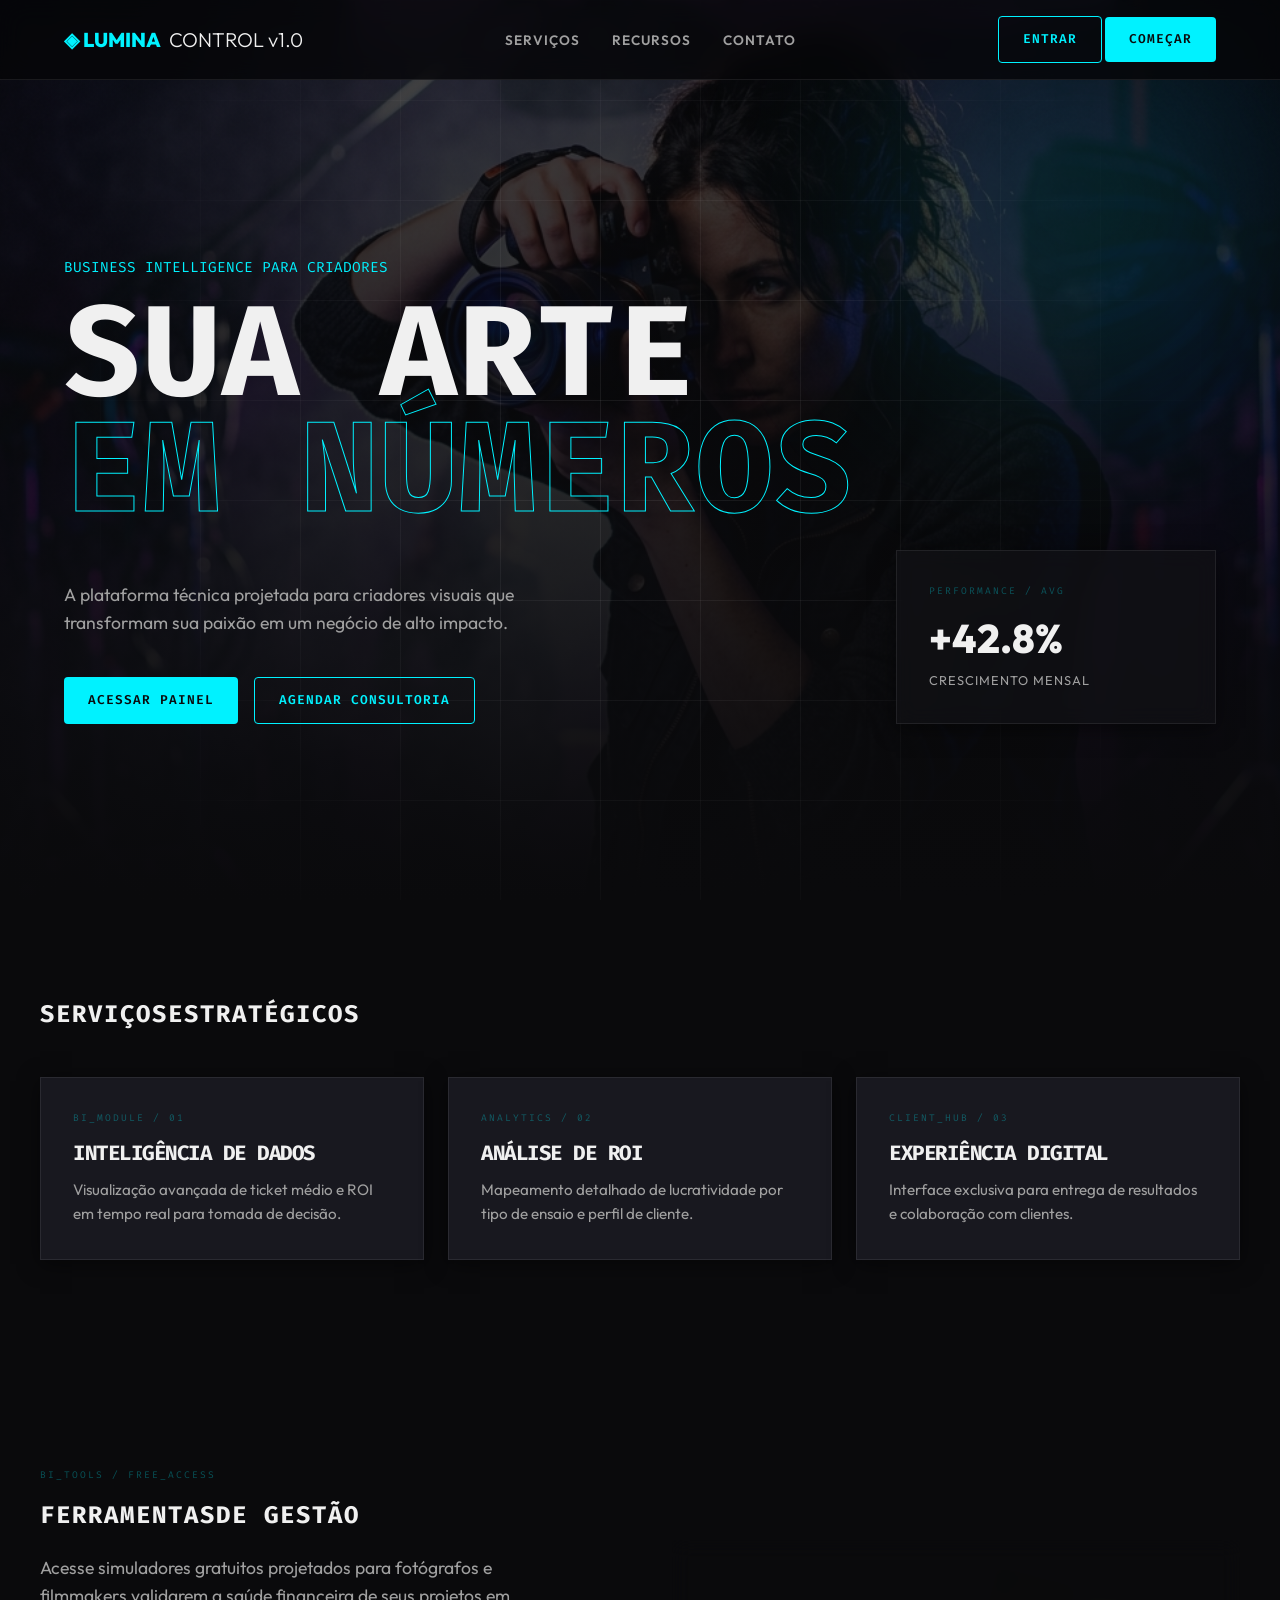
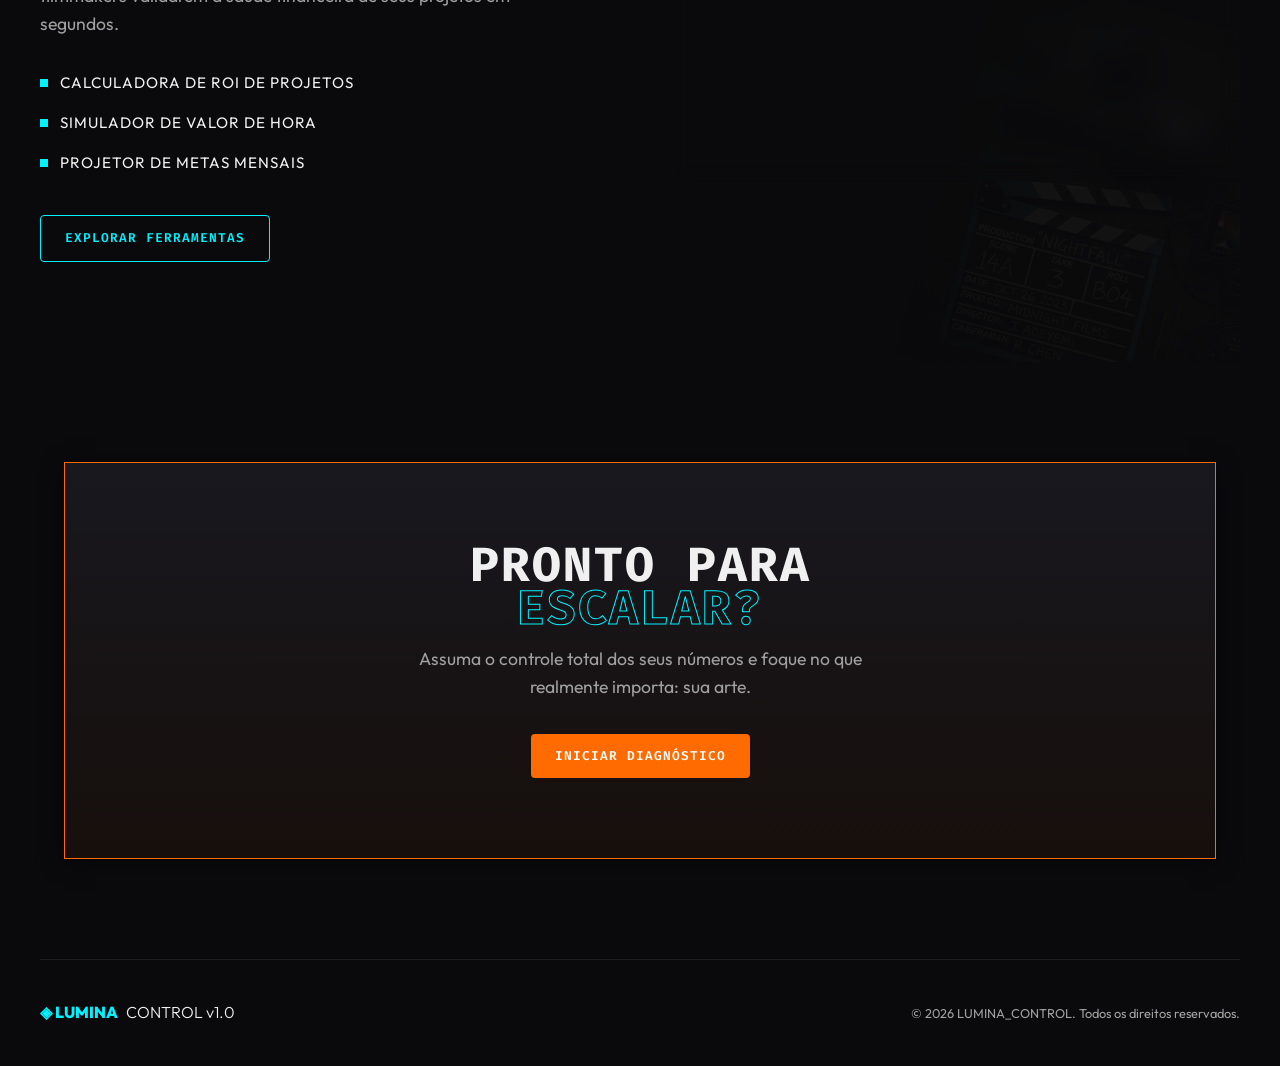
<file: index.html>
<!DOCTYPE html>
<html lang="pt-br">

<head>
    <meta charset="UTF-8">
    <meta name="viewport" content="width=device-width, initial-scale=1.0">
    <meta name="description"
        content="Lumina Control - Plataforma de Business Intelligence para Fotógrafos e Filmmakers Profissionais">
    <title>Lumina Control | Inteligência para Criadores Visuais</title>
    <link rel="stylesheet" href="index.css">
</head>

<body id="top">

    <!-- Link de acessibilidade para usuários de teclado -->
    <a href="#inicio" class="skip-link">Pular para o conteúdo</a>

    <!-- Elementos visuais de fundo (Grid e Brilho) -->
    <div class="bg-grid"></div>
    <div class="bg-glow"></div>

    <!-- ─── Barra de Navegação (Navbar) ─── -->
    <nav class="nav-bar" id="navbar" aria-label="Navegação Principal">
        <div class="container nav-inner">
            <a href="#top" class="logo" aria-label="Lumina Control Home">
                ◈ LUMINA<span>CONTROL v1.0</span>
            </a>
            <!-- Links de ancoragem para navegação interna -->
            <ul class="nav-links">
                <li><a href="#servicos">Serviços</a></li>
                <li><a href="recursos.html">Recursos</a></li>
                <li><a href="#contato">Contato</a></li>
            </ul>
            <!-- Ações principais: Login e Registro -->
            <div class="nav-actions">
                <a href="login.html" class="btn btn-outline">Entrar</a>
                <a href="login.html" class="btn btn-primary">Começar</a>
            </div>
        </div>
    </nav>

    <!-- ─── Seção Hero: Impacto Inicial e Proposta de Valor ─── -->
    <section class="hero" id="inicio">
        <!-- Imagem de fundo imersiva -->
        <div class="hero-bg-wrap">
            <div class="hero-image-overlay"></div>
            <img src="img/hero.png" alt="Lumina Control Hero" class="hero-main-img">
        </div>

        <!-- Sistema de Partículas Dinâmico -->
        <div class="particles-container" id="particles"></div>

        <div class="container hero-content">
            <span class="hero-label reveal">BUSINESS INTELLIGENCE PARA CRIADORES</span>
            <h1 class="hero-title reveal">
                SUA ARTE<span>EM NÚMEROS</span>
            </h1>

            <div class="hero-grid">
                <!-- Descrição e CTAs Principais -->
                <div class="reveal" style="transition-delay: 0.2s;">
                    <p class="hero-desc">
                        A plataforma técnica projetada para criadores visuais
                        que transformam sua paixão em um <span class="text-primary">negócio de alto impacto</span>.
                    </p>
                    <div class="hero-actions">
                        <a href="login.html" class="btn btn-primary">Acessar Painel</a>
                        <a href="agendamento.html" class="btn btn-outline">Agendar Consultoria</a>
                    </div>
                </div>

                <!-- Card de demonstração de performance -->
                <div class="reveal" style="transition-delay: 0.4s;">
                    <div class="card" style="max-width: 320px; margin-left: auto; background: rgba(18, 18, 22, 0.7); backdrop-filter: blur(10px);">
                        <div class="decorative-meta" style="margin-bottom: 8px;">Performance / Avg</div>
                        <div style="font-size: 2.5rem; font-weight: 800;" class="text-primary">+42.8%</div>
                        <div class="text-xs uppercase text-muted">Crescimento Mensal</div>
                    </div>
                </div>
            </div>
        </div>
    </section>

    <!-- ─── Seção de Serviços: Módulos do Sistema ─── -->
    <section class="section container" id="servicos">
        <div class="reveal">
            <h2 class="section-title" style="margin-bottom: 48px;">Serviços<span>Estratégicos</span></h2>
        </div>

        <div class="dashboard-grid"
            style="display: grid; grid-template-columns: repeat(auto-fit, minmax(300px, 1fr)); gap: 24px;">
            <!-- Card 1: Inteligência -->
            <div class="card reveal" style="transition-delay: 0.1s;">
                <div class="decorative-meta" style="margin-bottom: 16px;">BI_MODULE / 01</div>
                <h3>Inteligência de Dados</h3>
                <p class="text-sm text-muted" style="margin-top: 12px;">Visualização avançada de ticket médio e ROI em
                    tempo real para tomada de decisão.</p>
            </div>
            <!-- Card 2: ROI -->
            <div class="card reveal" style="transition-delay: 0.2s;">
                <div class="decorative-meta" style="margin-bottom: 16px;">ANALYTICS / 02</div>
                <h3>Análise de ROI</h3>
                <p class="text-sm text-muted" style="margin-top: 12px;">Mapeamento detalhado de lucratividade por tipo
                    de ensaio e perfil de cliente.</p>
            </div>
            <!-- Card 3: Experiência -->
            <div class="card reveal" style="transition-delay: 0.3s;">
                <div class="decorative-meta" style="margin-bottom: 16px;">CLIENT_HUB / 03</div>
                <h3>Experiência Digital</h3>
                <p class="text-sm text-muted" style="margin-top: 12px;">Interface exclusiva para entrega de resultados e
                    colaboração com clientes.</p>
            </div>
        </div>
    </section>

    <!-- ─── Seção de Recursos: Ferramentas Gratuitas ─── -->
    <section class="section container" id="recursos" style="position: relative; overflow: hidden;">
        <!-- Imagem decorativa de fundo (Gear) -->
        <img src="img/gear.png" alt="" class="bg-decoration-img" style="position: absolute; right: -100px; bottom: -50px; width: 400px; opacity: 0.05; pointer-events: none; transform: rotate(15deg);">

        <div style="display: grid; grid-template-columns: 1fr 1fr; gap: 64px; align-items: center; position: relative; z-index: 2;">
            <div class="reveal">
                <span class="decorative-meta">BI_TOOLS / FREE_ACCESS</span>
                <h2 class="section-title" style="margin-top: 16px;">Ferramentas<span>de Gestão</span></h2>
                <p class="hero-desc" style="margin-top: 24px;">
                    Acesse simuladores gratuitos projetados para fotógrafos e filmmakers validarem a saúde financeira de
                    seus projetos em segundos.
                </p>
                <!-- Lista de ferramentas com marcadores técnicos -->
                <div style="margin-top: 32px; display: flex; flex-direction: column; gap: 16px;">
                    <div style="display: flex; gap: 12px; align-items: center;">
                        <div style="width: 8px; height: 8px; background: var(--primary);"></div>
                        <span class="text-sm uppercase">Calculadora de ROI de Projetos</span>
                    </div>
                    <div style="display: flex; gap: 12px; align-items: center;">
                        <div style="width: 8px; height: 8px; background: var(--primary);"></div>
                        <span class="text-sm uppercase">Simulador de Valor de Hora</span>
                    </div>
                    <div style="display: flex; gap: 12px; align-items: center;">
                        <div style="width: 8px; height: 8px; background: var(--primary);"></div>
                        <span class="text-sm uppercase">Projetor de Metas Mensais</span>
                    </div>
                </div>
                <a href="recursos.html" class="btn btn-outline" style="margin-top: 40px;">Explorar Ferramentas</a>
            </div>

            <!-- Preview Visual de uma métrica de BI -->
            <div class="reveal" style="transition-delay: 0.2s;">
                <div class="card"
                    style="border-color: var(--primary-dim); background: linear-gradient(135deg, rgba(24, 24, 31, 0.8) 0%, rgba(26, 26, 36, 0.9) 100%); backdrop-filter: blur(10px);">
                    <div class="decorative-meta" style="margin-bottom: 16px;">BI_PREVIEW / PROJECT_ALPHA</div>
                    <div
                        style="display: flex; justify-content: space-between; align-items: flex-end; margin-bottom: 24px;">
                        <div>
                            <div class="text-xs uppercase text-muted">ROI Estimado</div>
                            <div style="font-size: 2.5rem; font-weight: 800; color: var(--primary);">+124%</div>
                        </div>
                        <div style="text-align: right;">
                            <div class="text-xs uppercase text-muted">Status</div>
                            <div class="text-xs uppercase" style="color: #44ff88;">Alta Rentabilidade</div>
                        </div>
                    </div>
                    <!-- Barra de progresso customizada -->
                    <div style="height: 4px; width: 100%; background: var(--border); position: relative;">
                        <div
                            style="position: absolute; left: 0; top: 0; height: 100%; width: 75%; background: var(--primary);">
                        </div>
                    </div>
                    <div class="text-xs text-muted" style="margin-top: 12px; text-align: center;">Simulação de
                        performance baseada em dados reais</div>
                </div>
            </div>
        </div>
    </section>

    <!-- ─── Seção de Chamada para Ação (CTA) ─── -->
    <section class="section" id="contato">
        <div class="container">
            <div class="card reveal" style="text-align: center; padding: 80px 40px; border-color: var(--accent); background: linear-gradient(180deg, var(--bg-card) 0%, rgba(255, 107, 0, 0.05) 100%);">
                <h2 class="hero-title" style="font-size: 3rem; margin-bottom: 16px;">PRONTO PARA<span>ESCALAR?</span>
                </h2>
                <p class="hero-desc" style="margin: 0 auto 32px; max-width: 500px;">Assuma o controle total dos seus
                    números e foque no que realmente importa: sua arte.</p>
                <a href="login.html" class="btn btn-primary" style="background: var(--accent); color: white;">Iniciar
                    Diagnóstico</a>
            </div>
        </div>
    </section>

    <!-- ─── Rodapé (Footer) ─── -->
    <footer class="section container" style="border-top: 1px solid var(--border); padding: 40px 0;">
        <div style="display: flex; justify-content: space-between; align-items: center;">
            <div class="logo" style="font-size: 1rem;">◈ LUMINA<span>CONTROL v1.0</span></div>
            <div class="text-xs text-muted">© 2026 LUMINA_CONTROL. Todos os direitos reservados.</div>
        </div>
    </footer>

    <!-- ─── Scripts de Comportamento ─── -->
    <script>
        // Lógica de Reveal no Scroll (Intersection Observer)
        const observer = new IntersectionObserver((entries) => {
            entries.forEach(entry => {
                if (entry.isIntersecting) {
                    entry.target.classList.add('visible');
                }
            });
        }, { threshold: 0.1 });

        document.querySelectorAll('.reveal').forEach(el => observer.observe(el));

        // Sticky Navbar Logic
        window.addEventListener('scroll', () => {
            const nav = document.getElementById('navbar');
            if (nav) {
                nav.classList.toggle('scrolled', window.scrollY > 50);
            }
        });

        // Geração de Partículas Dinâmicas (v1.0 Ambient)
        function createParticles() {
            const container = document.getElementById('particles');
            const particleCount = 25;
            
            for (let i = 0; i < particleCount; i++) {
                const particle = document.createElement('div');
                particle.className = 'particle';
                
                // Posição Aleatória
                const posX = Math.random() * 100;
                const size = Math.random() * 3 + 1;
                const delay = Math.random() * 10;
                const duration = Math.random() * 5 + 7;
                
                particle.style.left = `${posX}%`;
                particle.style.width = `${size}px`;
                particle.style.height = `${size}px`;
                particle.style.animationDelay = `${delay}s`;
                particle.style.animationDuration = `${duration}s`;
                
                container.appendChild(particle);
            }
        }
        
        createParticles();
    </script>


</body>

</html>
</file>
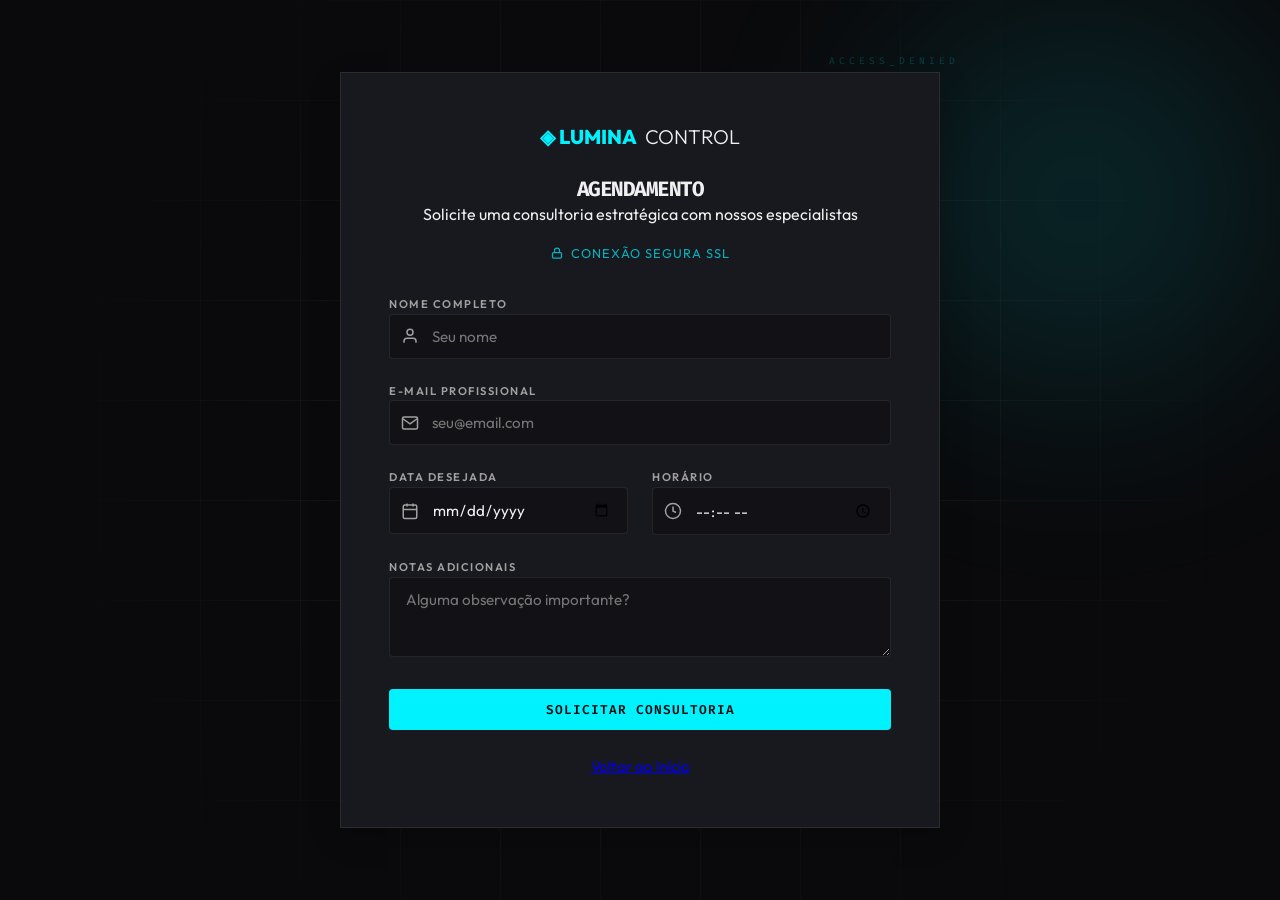
<file: agendamento.html>
<!DOCTYPE html>
<html lang="pt-br">
<head>
    <meta charset="UTF-8">
    <meta name="viewport" content="width=device-width, initial-scale=1.0">
    <meta name="description" content="Lumina Control - Agende sua Consultoria Técnica">
    <title>Lumina Control | Agendamento</title>
    <!-- Importação do Design System Unificado -->
    <link rel="stylesheet" href="index.css">
</head>
<body class="login-wrapper">

<!-- Acessibilidade: Pular para o formulário principal -->
<a href="#form-agendamento" class="skip-link">Pular para o formulário</a>

<!-- Fundos Estilizados -->
<div class="bg-grid"></div>
<div class="bg-glow"></div>

<!-- Caixa de Agendamento Centralizada -->
<div class="login-box reveal visible" style="max-width: 600px; border: 1px solid var(--border); box-shadow: 0 10px 30px rgba(0,0,0,0.2);">
    <header class="login-header">
        <!-- Logotipo Institucional -->
        <a href="index.html" class="logo" style="justify-content: center; margin-bottom: 24px;" aria-label="Voltar para Home">
            ◈ LUMINA<span>CONTROL</span>
        </a>
        <h1 style="font-size: var(--fs-h3); letter-spacing: -0.5px;">Agendamento</h1>
        <p class="login-subtitle">Solicite uma consultoria estratégica com nossos especialistas</p>
        
        <!-- Sinal de Confiança (SSL) -->
        <div class="trust-signal" style="display: flex; align-items: center; justify-content: center; gap: 8px; margin-top: 16px; color: var(--primary); font-size: var(--fs-xs); opacity: 0.7;">
            <svg width="12" height="12" viewBox="0 0 24 24" fill="none" stroke="currentColor" stroke-width="2.5"><rect x="3" y="11" width="18" height="11" rx="2" ry="2"/><path d="M7 11V7a5 5 0 0 1 10 0v4"/></svg>
            <span class="uppercase">Conexão Segura SSL</span>
        </div>
    </header>

    <!-- Formulário de Solicitação de Consultoria -->
    <form id="form-agendamento">
        <!-- Nome -->
        <div class="form-group">
            <label for="nome">Nome Completo</label>
            <div class="input-wrapper">
                <svg class="input-icon" viewBox="0 0 24 24" fill="none" stroke="currentColor" stroke-width="2"><path d="M20 21v-2a4 4 0 0 0-4-4H8a4 4 0 0 0-4 4v2"/><circle cx="12" cy="7" r="4"/></svg>
                <input type="text" id="nome" name="nome" placeholder="Seu nome" required>
            </div>
        </div>

        <!-- E-mail -->
        <div class="form-group">
            <label for="email">E-mail Profissional</label>
            <div class="input-wrapper">
                <svg class="input-icon" viewBox="0 0 24 24" fill="none" stroke="currentColor" stroke-width="2"><path d="M4 4h16c1.1 0 2 .9 2 2v12c0 1.1-.9 2-2 2H4c-1.1 0-2-.9-2-2V6c0-1.1.9-2 2-2z"/><polyline points="22,6 12,13 2,6"/></svg>
                <input type="email" id="email" name="email" placeholder="seu@email.com" required>
            </div>
        </div>

        <!-- Data e Hora (Lado a Lado) -->
        <div style="display: grid; grid-template-columns: 1fr 1fr; gap: 24px;">
            <div class="form-group">
                <label for="data">Data Desejada</label>
                <div class="input-wrapper">
                    <svg class="input-icon" viewBox="0 0 24 24" fill="none" stroke="currentColor" stroke-width="2"><rect x="3" y="4" width="18" height="18" rx="2" ry="2"/><line x1="16" y1="2" x2="16" y2="6"/><line x1="8" y1="2" x2="8" y2="6"/><line x1="3" y1="10" x2="21" y2="10"/></svg>
                    <input type="date" id="data" name="data" required>
                </div>
            </div>
            <div class="form-group">
                <label for="hora">Horário</label>
                <div class="input-wrapper">
                    <svg class="input-icon" viewBox="0 0 24 24" fill="none" stroke="currentColor" stroke-width="2"><circle cx="12" cy="12" r="10"/><polyline points="12,6 12,12 16,14"/></svg>
                    <input type="time" id="hora" name="hora" required>
                </div>
            </div>
        </div>

        <!-- Observações Opcionais -->
        <div class="form-group">
            <label for="observacoes">Notas Adicionais</label>
            <textarea id="observacoes" name="observacoes" placeholder="Alguma observação importante?" style="min-height: 80px;"></textarea>
        </div>

        <button type="submit" class="btn btn-primary" style="width: 100%; justify-content: center;">
            <span>Solicitar Consultoria</span>
        </button>
    </form>

    <!-- Exibição de Resposta do Sistema -->
    <div id="mensagem-agendamento" class="message"></div>

    <footer class="login-footer" style="text-align: center; margin-top: 24px;">
        <a href="index.html" class="text-sm">Voltar ao Início</a>
    </footer>
</div>

<script>
    // Gerenciador de Envio do Agendamento
    document.getElementById('form-agendamento').addEventListener('submit', function(e) {
        e.preventDefault();
        const msg = document.getElementById('mensagem-agendamento');
        msg.textContent = 'SOLICITAÇÃO RECEBIDA. NOSSA EQUIPE ENTRARÁ EM CONTATO.';
        msg.className = 'message success';
        this.reset();
        setTimeout(() => { msg.className = 'message'; }, 5000);
    });
</script>
</body>
</html>
</file>
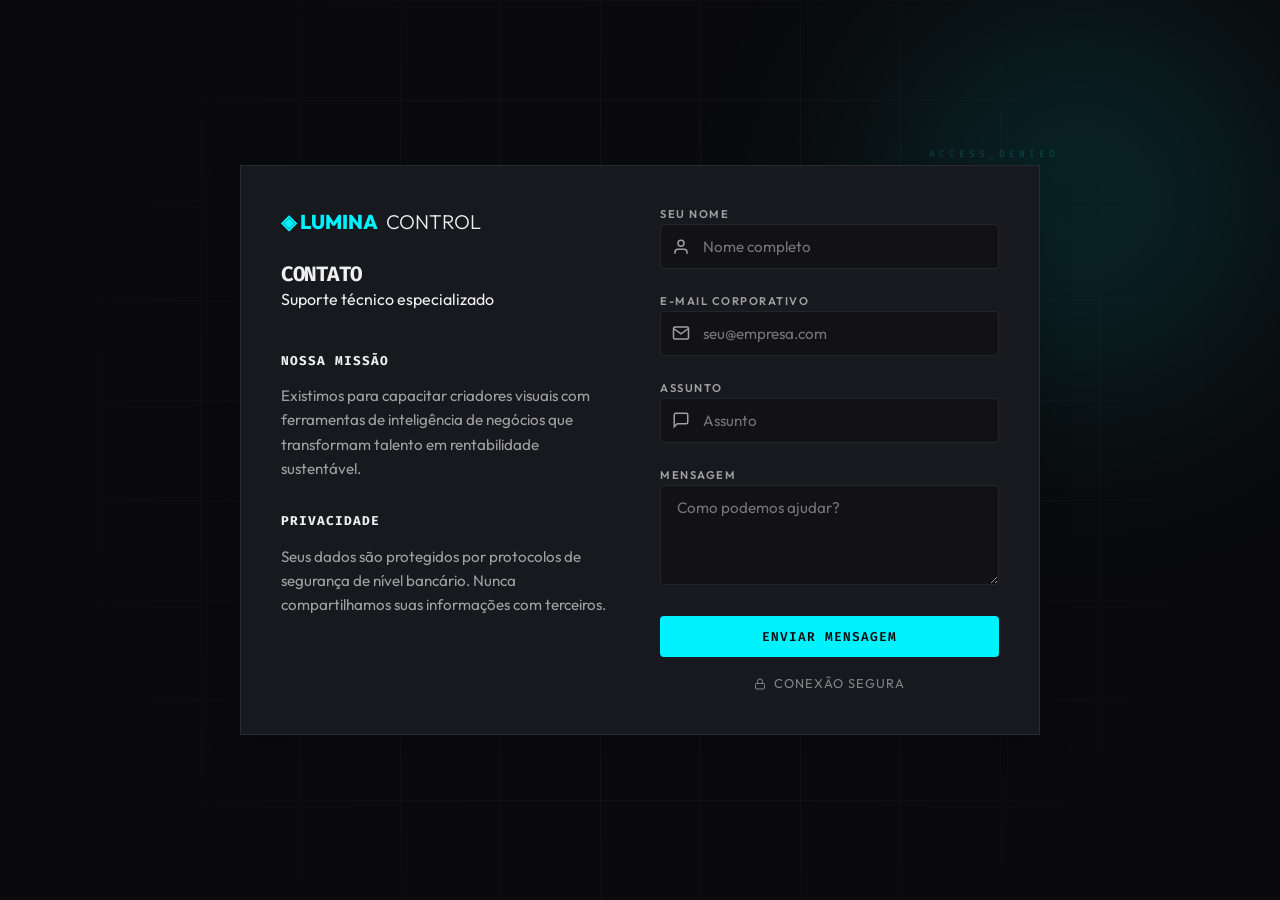
<file: contato.html>
<!DOCTYPE html>
<html lang="pt-br">
<head>
    <meta charset="UTF-8">
    <meta name="viewport" content="width=device-width, initial-scale=1.0">
    <meta name="description" content="Lumina Control - Protocolo de Comunicação">
    <title>Lumina Control | Contato</title>
    <!-- Importação do Estilo Base Unificado -->
    <link rel="stylesheet" href="index.css">
</head>
<body class="login-wrapper">

<!-- Acessibilidade: Pular direto para o formulário -->
<a href="#form-contato" class="skip-link">Pular para o formulário</a>

<!-- Elementos de Fundo -->
<div class="bg-grid"></div>
<div class="bg-glow"></div>

<!-- Container de Contato: Dividido em Informações e Formulário -->
<div class="login-box reveal visible" style="max-width: 800px; display: grid; grid-template-columns: 1fr 1fr; gap: 40px; padding: 40px; border: 1px solid var(--border); box-shadow: 0 10px 30px rgba(0,0,0,0.2);">
    
    <!-- Lado Esquerdo: Informações Institucionais -->
    <div class="contact-info">
        <header class="login-header" style="text-align: left;">
            <a href="index.html" class="logo" style="margin-bottom: 24px;" aria-label="Voltar para Home">
                ◈ LUMINA<span>CONTROL</span>
            </a>
            <h1 style="font-size: var(--fs-h3); letter-spacing: -0.5px;">Contato</h1>
            <p class="login-subtitle">Suporte técnico especializado</p>
        </header>

        <!-- Detalhes de Missão -->
        <div style="margin-top: 40px; max-width: 65ch;">
            <h2 class="uppercase text-primary" style="font-size: var(--fs-xs); margin-bottom: 16px;">Nossa Missão</h2>
            <p class="text-sm text-muted" style="line-height: 1.6;">
                Existimos para capacitar criadores visuais com ferramentas de inteligência de negócios que transformam talento em rentabilidade sustentável.
            </p>
        </div>

        <!-- Garantias de Privacidade -->
        <div style="margin-top: 32px; max-width: 65ch;">
            <h2 class="uppercase text-primary" style="font-size: var(--fs-xs); margin-bottom: 16px;">Privacidade</h2>
            <p class="text-sm text-muted" style="line-height: 1.6;">
                Seus dados são protegidos por protocolos de segurança de nível bancário. Nunca compartilhamos suas informações com terceiros.
            </p>
        </div>
    </div>

    <!-- Lado Direito: Formulário de Contato -->
    <div>
        <form id="form-contato" aria-label="Formulário de Contato">
            <!-- Campo: Nome -->
            <div class="form-group">
                <label for="nome">Seu Nome</label>
                <div class="input-wrapper">
                    <svg class="input-icon" viewBox="0 0 24 24" fill="none" stroke="currentColor" stroke-width="2"><path d="M20 21v-2a4 4 0 0 0-4-4H8a4 4 0 0 0-4 4v2"/><circle cx="12" cy="7" r="4"/></svg>
                    <input type="text" id="nome" name="nome" placeholder="Nome completo" required>
                </div>
            </div>

            <!-- Campo: E-mail -->
            <div class="form-group">
                <label for="email">E-mail Corporativo</label>
                <div class="input-wrapper">
                    <svg class="input-icon" viewBox="0 0 24 24" fill="none" stroke="currentColor" stroke-width="2"><path d="M4 4h16c1.1 0 2 .9 2 2v12c0 1.1-.9 2-2 2H4c-1.1 0-2-.9-2-2V6c0-1.1.9-2 2-2z"/><polyline points="22,6 12,13 2,6"/></svg>
                    <input type="email" id="email" name="email" placeholder="seu@empresa.com" required>
                </div>
            </div>

            <!-- Campo: Assunto -->
            <div class="form-group">
                <label for="assunto">Assunto</label>
                <div class="input-wrapper">
                    <svg class="input-icon" viewBox="0 0 24 24" fill="none" stroke="currentColor" stroke-width="2"><path d="M21 15a2 2 0 0 1-2 2H7l-4 4V5a2 2 0 0 1 2-2h14a2 2 0 0 1 2 2z"/></svg>
                    <input type="text" id="assunto" name="assunto" placeholder="Assunto" required>
                </div>
            </div>

            <!-- Campo: Mensagem de Texto -->
            <div class="form-group">
                <label for="mensagem-texto">Mensagem</label>
                <textarea id="mensagem-texto" name="mensagem" placeholder="Como podemos ajudar?" required></textarea>
            </div>

            <button type="submit" class="btn btn-primary" style="width: 100%; justify-content: center;">
                <span>Enviar Mensagem</span>
            </button>
            
            <!-- Mensagem de Feedback (Status) -->
            <div id="contato-status" class="message"></div>

            <!-- Indicador de Segurança -->
            <div style="text-align: center; margin-top: 16px; opacity: 0.5; display: flex; align-items: center; justify-content: center; gap: 8px;">
                <svg width="12" height="12" viewBox="0 0 24 24" fill="none" stroke="currentColor" stroke-width="2"><rect x="3" y="11" width="18" height="11" rx="2" ry="2"/><path d="M7 11V7a5 5 0 0 1 10 0v4"/></svg>
                <span class="text-xs uppercase">Conexão Segura</span>
            </div>
        </form>
    </div>
</div>

<script>
    // Lógica simples para simular o envio da mensagem
    document.getElementById('form-contato').addEventListener('submit', function(e) {
        e.preventDefault();
        const msg = document.getElementById('contato-status');
        msg.textContent = 'MENSAGEM ENVIADA COM SUCESSO. RETORNAREMOS EM BREVE.';
        msg.className = 'message success';
        this.reset();
        setTimeout(() => { msg.className = 'message'; }, 5000);
    });
</script>
</body>
</html>
</file>
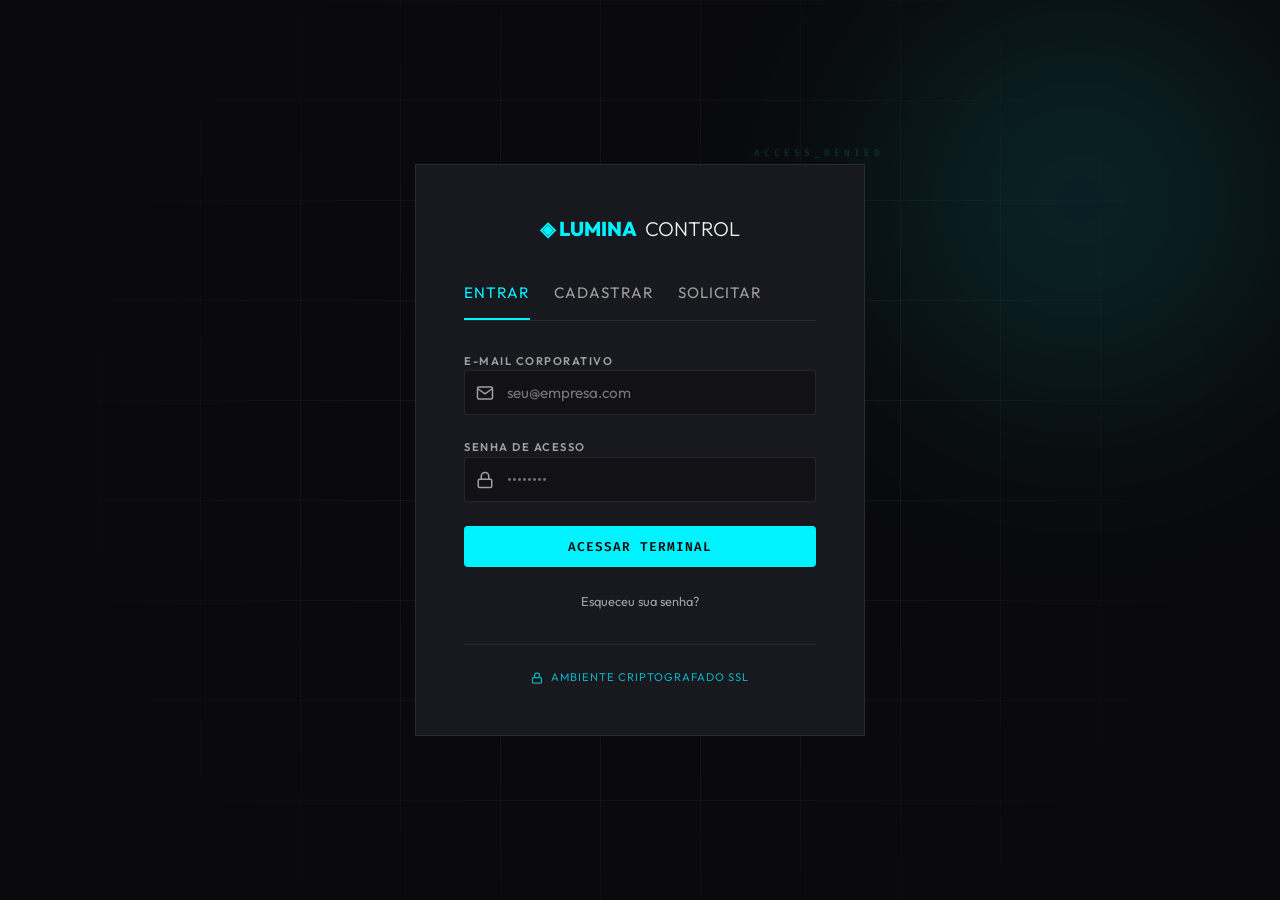
<file: dashboard.html>
<!DOCTYPE html>
<html lang="pt-br">
<head>
    <meta charset="UTF-8">
    <meta name="viewport" content="width=device-width, initial-scale=1.0">
    <meta name="description" content="Lumina Control - Terminal de Business Intelligence">
    <title>Lumina Control | Terminal</title>
    <!-- Importação do CSS Unificado -->
    <link rel="stylesheet" href="index.css">
    
    <style>
        /* --- Layout do Dashboard --- */
        /* Estrutura de Flexbox para separar a navegação lateral do conteúdo principal */
        .dashboard-layout {
            display: flex;
            min-height: 100vh;
        }
        
        /* --- Barra de Navegação Lateral (Side Nav) --- */
        .side-nav {
            width: 80px;
            background: var(--bg-surface);
            border-right: 1px solid var(--border);
            display: flex;
            flex-direction: column;
            align-items: center;
            padding: 32px 0;
            gap: 32px;
            position: sticky;
            top: 0;
            height: 100vh;
            z-index: 100;
        }
        
        /* Ícones da navegação lateral */
        .nav-icon {
            color: var(--text-muted);
            transition: var(--transition);
            cursor: pointer;
            text-decoration: none;
            display: flex;
            align-items: center;
            justify-content: center;
            width: 44px;
            height: 44px;
            border-radius: var(--radius-sharp);
        }

        .nav-icon:hover, .nav-icon.active {
            color: var(--primary);
            background: var(--primary-dim);
        }
        
        /* --- Área de Conteúdo Principal --- */
        .dashboard-main {
            flex: 1;
            padding: 48px;
            max-width: 1400px;
            margin: 0 auto;
        }
        
        /* Controle de visibilidade das seções (Alternado via JS) */
        .dashboard-section {
            display: none;
        }
        
        .dashboard-section.active {
            display: block;
        }
        
        /* --- Grid de Métricas Principais --- */
        .metric-grid {
            display: grid;
            grid-template-columns: repeat(auto-fit, minmax(240px, 1fr));
            gap: 24px;
            margin-bottom: 48px;
        }
        
        /* --- Tabelas de Dados --- */
        .data-table {
            width: 100%;
            border-collapse: collapse;
        }
        
        .data-table th {
            text-align: left;
            padding: 12px;
            font-family: 'Fira Code', monospace;
            font-size: 0.75rem;
            color: var(--text-muted);
            border-bottom: 1px solid var(--border);
        }
        
        .data-table td {
            padding: 16px 12px;
            border-bottom: 1px solid var(--border);
            font-size: 0.9rem;
        }

        /* --- Badges de Status (Admin/Geral) --- */
        .status-badge {
            font-size: 0.65rem;
            padding: 4px 8px;
            border-radius: 2px;
            text-transform: uppercase;
            font-weight: bold;
        }
        .status-pending { background: rgba(255, 107, 0, 0.1); color: var(--accent); }
        .status-approved { background: rgba(68, 255, 136, 0.1); color: #44ff88; }
        .status-rejected { background: rgba(255, 68, 68, 0.1); color: #ff4444; }

        /* Estilos para ações de administração */
        .admin-actions {
            display: flex;
            gap: 8px;
        }
        .btn-mini {
            padding: 4px 8px;
            font-size: 0.7rem;
        }

        /* --- Abas de Navegação Interna da Administração --- */
        .admin-tabs {
            display: flex;
            gap: 24px;
            margin-bottom: 32px;
            border-bottom: 1px solid var(--border);
        }
        .admin-tab {
            padding: 12px 0;
            color: var(--text-muted);
            cursor: pointer;
            font-size: 0.75rem;
            text-transform: uppercase;
            letter-spacing: 1px;
            border-bottom: 2px solid transparent;
            transition: var(--transition);
        }
        .admin-tab.active {
            color: var(--primary);
            border-color: var(--primary);
        }
        .admin-sub-section {
            display: none;
        }
        .admin-sub-section.active {
            display: block;
        }
    </style>
</head>
<body>

<div class="bg-grid"></div>

<div class="dashboard-layout">
    <!-- Navegação Lateral (Side Nav) com Ícones SVG -->
    <aside class="side-nav">
        <!-- Home -->
        <a href="index.html" class="nav-icon" title="HOME">
            <svg width="20" height="20" viewBox="0 0 24 24" fill="none" stroke="currentColor" stroke-width="2"><path d="M3 9l9-7 9 7v11a2 2 0 0 1-2 2H5a2 2 0 0 1-2-2z"/><polyline points="9 22 9 12 15 12 15 22"/></svg>
        </a>
        <!-- Terminal BI (Ativo por padrão) -->
        <div class="nav-icon active" onclick="showSection('terminal')" id="nav-terminal" title="TERMINAL">
            <svg width="20" height="20" viewBox="0 0 24 24" fill="none" stroke="currentColor" stroke-width="2"><rect x="3" y="3" width="18" height="18" rx="2" ry="2"/><line x1="3" y1="9" x2="21" y2="9"/><line x1="9" y1="21" x2="9" y2="9"/></svg>
        </div>
        <!-- Painel Admin (Visível apenas para administradores) -->
        <div class="nav-icon" onclick="showSection('admin')" id="nav-admin" title="ADMIN">
            <svg width="20" height="20" viewBox="0 0 24 24" fill="none" stroke="currentColor" stroke-width="2"><path d="M12 22s8-4 8-10V5l-8-3-8 3v7c0 6 8 10 8 10z"/></svg>
        </div>
        <!-- Agendamento -->
        <a href="agendamento.html" class="nav-icon" title="SCHEDULE">
            <svg width="20" height="20" viewBox="0 0 24 24" fill="none" stroke="currentColor" stroke-width="2"><rect x="3" y="4" width="18" height="18" rx="2" ry="2"/><line x1="16" y1="2" x2="16" y2="6"/><line x1="8" y1="2" x2="8" y2="6"/><line x1="3" y1="10" x2="21" y2="10"/></svg>
        </a>
        <!-- Logout (Fundo da barra) -->
        <div style="margin-top: auto;">
            <a href="login.html" class="nav-icon" title="LOGOUT">
                <svg width="20" height="20" viewBox="0 0 24 24" fill="none" stroke="currentColor" stroke-width="2"><path d="M9 21H5a2 2 0 0 1-2-2V5a2 2 0 0 1 2-2h4"/><polyline points="16 17 21 12 16 7"/><line x1="21" y1="12" x2="9" y2="12"/></svg>
            </a>
        </div>
    </aside>

    <main class="dashboard-main">
        <!-- ─── SEÇÃO TERMINAL: Monitoramento de Performance ─── -->
        <div id="section-terminal" class="dashboard-section active">
            <header style="display: flex; justify-content: space-between; align-items: flex-end; margin-bottom: 48px;">
                <div>
                    <span class="decorative-meta">Module / Business_Intelligence</span>
                    <h1 style="font-size: 1.75rem; letter-spacing: -0.5px;">Painel de Controle</h1>
                </div>
                <button class="btn btn-outline" onclick="atualizarDashboard()">Sincronizar Dados</button>
            </header>

            <!-- Grid de Métricas em Tempo Real -->
            <section class="metric-grid">
                <div class="card">
                    <div class="decorative-meta" style="margin-bottom: 12px;">Ticket Médio</div>
                    <div class="value text-primary" id="ticket-medio" style="font-size: 2rem; font-weight: 800;">R$ 0,00</div>
                </div>
                <div class="card">
                    <div class="decorative-meta" style="margin-bottom: 12px;">ROI Projetado</div>
                    <div class="value text-accent" id="roi-total" style="font-size: 2rem; font-weight: 800;">0%</div>
                </div>
                <div class="card">
                    <div class="decorative-meta" style="margin-bottom: 12px;">Projetos Ativos</div>
                    <div class="value" id="projetos-contagem" style="font-size: 2rem; font-weight: 800;">0</div>
                </div>
            </section>

            <!-- Histórico e Formulário de Registro -->
            <section style="display: grid; grid-template-columns: 1fr 350px; gap: 48px;">
                <!-- Tabela de Histórico -->
                <div>
                    <h3 class="uppercase text-xs" style="margin-bottom: 24px; color: var(--text-muted);">Histórico de Operações</h3>
                    <div class="card" style="padding: 0;">
                        <table class="data-table">
                            <thead>
                                <tr>
                                    <th># ID</th>
                                    <th>Receita</th>
                                    <th>Custo</th>
                                    <th>ROI</th>
                                </tr>
                            </thead>
                            <tbody id="tabela-ensaios">
                                <tr><td colspan="4" style="text-align: center; padding: 40px;">Carregando...</td></tr>
                            </tbody>
                        </table>
                    </div>
                </div>

                <!-- Formulário para Inserir Novos Dados -->
                <div>
                    <h3 class="uppercase text-xs" style="margin-bottom: 24px; color: var(--text-muted);">Novo Registro</h3>
                    <div class="card">
                        <div class="form-group">
                            <label>Valor da Venda</label>
                            <input type="number" id="valor-input" placeholder="0.00">
                        </div>
                        <div class="form-group">
                            <label>Custo Operacional</label>
                            <input type="number" id="custo-input" placeholder="0.00">
                        </div>
                        <button class="btn btn-primary" style="width: 100%; justify-content: center;" onclick="adicionarEnsaio()">Registrar</button>
                        <div id="mensagem-status" class="message"></div>
                    </div>
                </div>
            </section>
        </div>

        <!-- ─── SEÇÃO ADMIN: Gestão de Acessos e Auditoria ─── -->
        <div id="section-admin" class="dashboard-section">
            <header style="margin-bottom: 48px;">
                <span class="decorative-meta">Module / Access_Control</span>
                <h1 style="font-size: 1.75rem; letter-spacing: -0.5px;">Administração</h1>
            </header>

            <!-- Alternância entre Solicitações e Logs -->
            <div class="admin-tabs">
                <div class="admin-tab active" onclick="showAdminSubSection('requests')">Solicitações</div>
                <div class="admin-tab" onclick="showAdminSubSection('logs')">Auditoria</div>
            </div>

            <!-- Sub-seção: Gerenciamento de Solicitações de Acesso -->
            <div id="admin-sub-requests" class="admin-sub-section active">
                <div class="card" style="padding: 0;">
                    <table class="data-table">
                        <thead>
                            <tr>
                                <th>Requisitante</th>
                                <th>E-mail</th>
                                <th>Motivo</th>
                                <th>Status</th>
                                <th>Ações</th>
                            </tr>
                        </thead>
                        <tbody id="tabela-admin-solicitacoes"></tbody>
                    </table>
                </div>
            </div>

            <!-- Sub-seção: Log de Auditoria (Registro de Ações Admin) -->
            <div id="admin-sub-logs" class="admin-sub-section">
                <div class="card" style="padding: 0;">
                    <table class="data-table">
                        <thead>
                            <tr>
                                <th>Data</th>
                                <th>Administrador</th>
                                <th>Ação</th>
                                <th>Detalhes</th>
                            </tr>
                        </thead>
                        <tbody id="tabela-admin-logs"></tbody>
                    </table>
                </div>
            </div>
        </div>
    </main>
</div>

<!-- ─── Lógica de Aplicação (Frontend) ─── -->
<script>
    const API_URL = 'http://127.0.0.1:5000';

    // Inicialização do Painel
    window.addEventListener('DOMContentLoaded', () => {
        verificarAcesso();
        atualizarDashboard();
        carregarSolicitacoes();
        carregarLogs();
    });

    // Segurança: Verifica se o usuário é ADMIN para exibir o ícone de administração
    async function verificarAcesso() {
        try {
            const resp = await fetch(`${API_URL}/usuario/perfil`);
            const user = await resp.json();
            if (user.role !== 'ADMIN') document.getElementById('nav-admin').style.display = 'none';
        } catch (e) { window.location.href = 'login.html'; }
    }

    // Navegação: Alterna entre seções principais (Terminal vs Admin)
    function showSection(id) {
        document.querySelectorAll('.dashboard-section').forEach(s => s.classList.remove('active'));
        document.querySelectorAll('.nav-icon').forEach(n => n.classList.remove('active'));
        document.getElementById(`section-${id}`).classList.add('active');
        document.getElementById(`nav-${id}`).classList.add('active');
    }

    // Navegação Admin: Alterna entre Solicitações e Logs de Auditoria
    function showAdminSubSection(id) {
        document.querySelectorAll('.admin-sub-section').forEach(s => s.classList.remove('active'));
        document.querySelectorAll('.admin-tab').forEach(t => t.classList.remove('active'));
        document.getElementById(`admin-sub-${id}`).classList.add('active');
        
        const tabs = document.querySelectorAll('.admin-tab');
        if(id === 'requests') tabs[0].classList.add('active');
        if(id === 'logs') tabs[1].classList.add('active');
    }

    // Dados: Busca métricas e histórico do servidor
    async function atualizarDashboard() {
        try {
            const response = await fetch(`${API_URL}/metricas`);
            const dados = await response.json();
            document.getElementById('ticket-medio').textContent = dados.ticket_medio;
            document.getElementById('roi-total').textContent = dados.roi_total;
            document.getElementById('projetos-contagem').textContent = dados.total_projetos;
            
            const respEnsaios = await fetch(`${API_URL}/usuario/ensaios`);
            const ensaios = await respEnsaios.json();
            const tbody = document.getElementById('tabela-ensaios');
            tbody.innerHTML = ensaios.map(e => `
                <tr>
                    <td>#${e.id}</td>
                    <td>R$ ${e.valor.toLocaleString()}</td>
                    <td>R$ ${e.custo.toLocaleString()}</td>
                    <td class="text-primary">${e.roi}</td>
                </tr>
            `).join('') || '<tr><td colspan="4" style="text-align:center;">Nenhum dado encontrado</td></tr>';
        } catch (error) { console.error(error); }
    }

    // Admin: Carrega solicitações de acesso pendentes
    async function carregarSolicitacoes() {
        try {
            const resp = await fetch(`${API_URL}/admin/solicitacoes`);
            const data = await resp.json();
            const tbody = document.getElementById('tabela-admin-solicitacoes');
            tbody.innerHTML = data.map(s => `
                <tr>
                    <td>${s.nome}</td>
                    <td class="mono" style="font-size: 0.8rem;">${s.email}</td>
                    <td class="text-xs">${s.motivo || '-'}</td>
                    <td><span class="status-badge status-${s.status.toLowerCase()}">${s.status}</span></td>
                    <td class="admin-actions">
                        ${s.status === 'PENDENTE' ? `
                            <button class="btn btn-primary btn-mini" onclick="votarStatus(${s.id}, 'APROVADO')">Aprovar</button>
                            <button class="btn btn-outline btn-mini" onclick="votarStatus(${s.id}, 'REJEITADO')">Rejeitar</button>
                        ` : '<span class="text-xs text-muted">Resolvido</span>'}
                    </td>
                </tr>
            `).join('') || '<tr><td colspan="5" style="text-align:center; padding:40px;">Sem solicitações</td></tr>';
        } catch (e) { console.error(e); }
    }

    // Admin: Carrega o log de ações administrativas
    async function carregarLogs() {
        try {
            const resp = await fetch(`${API_URL}/admin/logs`);
            const data = await resp.json();
            const tbody = document.getElementById('tabela-admin-logs');
            tbody.innerHTML = data.map(l => `
                <tr>
                    <td class="text-xs">${new Date(l.data_criacao).toLocaleString()}</td>
                    <td class="text-sm">${l.admin_nome}</td>
                    <td><span class="status-badge" style="background: rgba(0,242,255,0.05); color: var(--primary);">${l.acao}</span></td>
                    <td class="text-xs text-muted">${l.detalhes}</td>
                </tr>
            `).join('') || '<tr><td colspan="4" style="text-align:center; padding:40px;">Sem logs registrados</td></tr>';
        } catch (e) { console.error(e); }
    }

    // Admin: Altera o status de uma solicitação de acesso
    async function votarStatus(id, status) {
        const resp = await fetch(`${API_URL}/admin/solicitacoes/${id}/status`, {
            method: 'POST',
            headers: { 'Content-Type': 'application/json' },
            body: JSON.stringify({ status })
        });
        if(resp.ok) {
            carregarSolicitacoes();
            carregarLogs();
        }
    }

    // Dados: Adiciona um novo registro de ensaio/projeto
    async function adicionarEnsaio() {
        const valor = document.getElementById('valor-input').value;
        const custo = document.getElementById('custo-input').value;
        if(!valor || !custo) return;
        const resp = await fetch(`${API_URL}/ensaios`, {
            method: 'POST',
            headers: { 'Content-Type': 'application/json' },
            body: JSON.stringify({ valor, custo })
        });
        if(resp.ok) {
            document.getElementById('valor-input').value = '';
            document.getElementById('custo-input').value = '';
            atualizarDashboard();
        }
    }
</script>
</body>
</html>
</file>
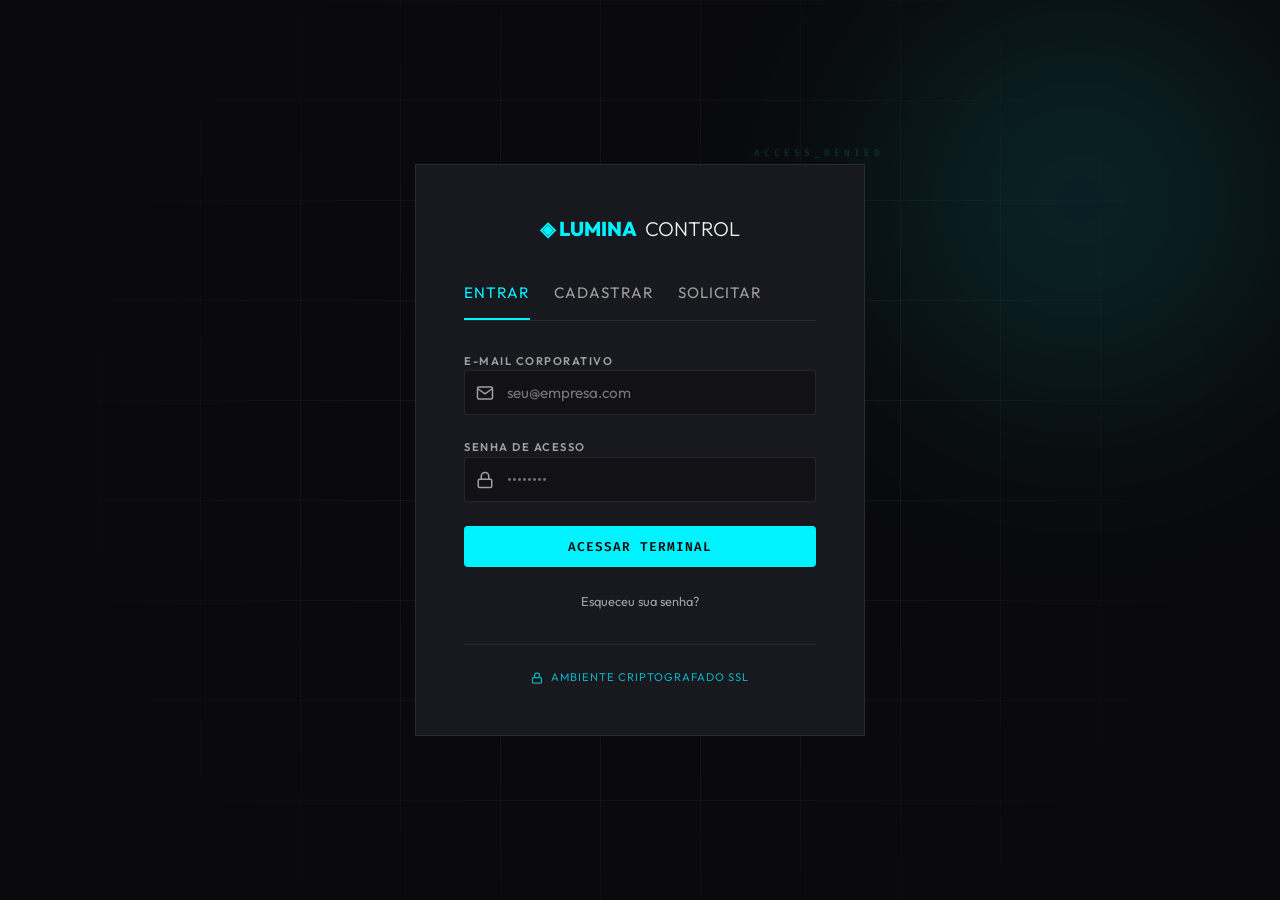
<file: login.html>
<!DOCTYPE html>
<html lang="pt-br">
<head>
    <meta charset="UTF-8">
    <meta name="viewport" content="width=device-width, initial-scale=1.0">
    <meta name="description" content="Lumina Control - Autenticação de Sistema">
    <title>Lumina Control | Autenticação</title>
    <!-- Importação do Estilo Base -->
    <link rel="stylesheet" href="index.css">
    
    <style>
        /* --- Abas de Navegação entre Fluxos de Autenticação --- */
        .auth-tabs {
            display: flex;
            gap: 24px;
            margin-bottom: 32px;
            border-bottom: 1px solid var(--border);
        }
        .auth-tab {
            padding: 12px 0;
            color: var(--text-muted);
            cursor: pointer;
            font-size: var(--fs-sm);
            text-transform: uppercase;
            letter-spacing: 1px;
            border-bottom: 2px solid transparent;
            transition: var(--transition);
        }
        .auth-tab.active {
            color: var(--primary);
            border-color: var(--primary);
        }
        
        /* --- Controle de Exibição das Seções --- */
        .auth-section {
            display: none;
        }
        .auth-section.active {
            display: block;
        }
        
        /* --- Links de Rodapé da Autenticação --- */
        .auth-footer-links {
            display: flex;
            flex-direction: column;
            gap: 12px;
            margin-top: 24px;
            text-align: center;
        }
        .auth-footer-links a {
            font-size: var(--fs-xs);
            color: var(--text-muted);
            text-decoration: none;
            transition: var(--transition);
        }
        .auth-footer-links a:hover {
            color: var(--primary);
        }
    </style>
</head>
<body class="login-wrapper">

<!-- Link de acessibilidade para pular direto para o formulário -->
<a href="#login-section" class="skip-link">Pular para o login</a>

<!-- Efeitos Visuais de Fundo -->
<div class="bg-grid"></div>
<div class="bg-glow"></div>

<!-- Caixa de Autenticação Centralizada -->
<div class="login-box reveal visible" style="max-width: 450px;">
    <header class="login-header">
        <!-- Logotipo com Link para Home -->
        <a href="index.html" class="logo" style="justify-content: center; margin-bottom: 24px;" aria-label="Voltar para Home">
            ◈ LUMINA<span>CONTROL</span>
        </a>
        
        <!-- Menu de Troca entre Login, Cadastro e Solicitação -->
        <div class="auth-tabs">
            <div class="auth-tab active" onclick="switchAuth('login')">Entrar</div>
            <div class="auth-tab" onclick="switchAuth('register')">Cadastrar</div>
            <div class="auth-tab" onclick="switchAuth('request')">Solicitar</div>
        </div>
    </header>

    <!-- ─── FLUXO 1: Login de Usuário Existente ─── -->
    <div id="login-section" class="auth-section active">
        <form id="login-form" aria-label="Formulário de Login">
            <div class="form-group">
                <label for="email-login">E-mail Corporativo</label>
                <div class="input-wrapper">
                    <!-- Ícone SVG de E-mail -->
                    <svg class="input-icon" viewBox="0 0 24 24" fill="none" stroke="currentColor" stroke-width="2"><path d="M4 4h16c1.1 0 2 .9 2 2v12c0 1.1-.9 2-2 2H4c-1.1 0-2-.9-2-2V6c0-1.1.9-2 2-2z"/><polyline points="22,6 12,13 2,6"/></svg>
                    <input type="email" id="email-login" name="email" placeholder="seu@empresa.com" required>
                </div>
            </div>

            <div class="form-group">
                <label for="senha-login">Senha de Acesso</label>
                <div class="input-wrapper">
                    <!-- Ícone SVG de Tranca -->
                    <svg class="input-icon" viewBox="0 0 24 24" fill="none" stroke="currentColor" stroke-width="2"><rect x="3" y="11" width="18" height="11" rx="2" ry="2"/><path d="M7 11V7a5 5 0 0 1 10 0v4"/></svg>
                    <input type="password" id="senha-login" name="senha" placeholder="••••••••" required>
                </div>
            </div>

            <button type="submit" class="btn btn-primary" style="width: 100%; justify-content: center;">
                <span>Acessar Terminal</span>
            </button>
        </form>
        <div class="auth-footer-links">
            <a href="#" onclick="switchAuth('recover')">Esqueceu sua senha?</a>
        </div>
    </div>

    <!-- ─── FLUXO 2: Cadastro de Novo Usuário (Auto-serviço) ─── -->
    <div id="register-section" class="auth-section">
        <form id="register-form" aria-label="Formulário de Cadastro">
            <div class="form-group">
                <label for="nome-reg">Nome Completo</label>
                <div class="input-wrapper">
                    <svg class="input-icon" viewBox="0 0 24 24" fill="none" stroke="currentColor" stroke-width="2"><path d="M20 21v-2a4 4 0 0 0-4-4H8a4 4 0 0 0-4 4v2"/><circle cx="12" cy="7" r="4"/></svg>
                    <input type="text" id="nome-reg" name="nome" placeholder="Nome completo" required>
                </div>
            </div>
            <div class="form-group">
                <label for="email-reg">E-mail Corporativo</label>
                <div class="input-wrapper">
                    <svg class="input-icon" viewBox="0 0 24 24" fill="none" stroke="currentColor" stroke-width="2"><path d="M4 4h16c1.1 0 2 .9 2 2v12c0 1.1-.9 2-2 2H4c-1.1 0-2-.9-2-2V6c0-1.1.9-2 2-2z"/><polyline points="22,6 12,13 2,6"/></svg>
                    <input type="email" id="email-reg" name="email" placeholder="seu@empresa.com" required>
                </div>
            </div>
            <div class="form-group">
                <label for="senha-reg">Nova Senha</label>
                <div class="input-wrapper">
                    <svg class="input-icon" viewBox="0 0 24 24" fill="none" stroke="currentColor" stroke-width="2"><rect x="3" y="11" width="18" height="11" rx="2" ry="2"/><path d="M7 11V7a5 5 0 0 1 10 0v4"/></svg>
                    <input type="password" id="senha-reg" name="senha" placeholder="••••••••" required>
                </div>
            </div>
            <button type="submit" class="btn btn-primary" style="width: 100%; justify-content: center;">
                <span>Criar Conta</span>
            </button>
        </form>
    </div>

    <!-- ─── FLUXO 3: Solicitação de Acesso Especial (B2B/Admin) ─── -->
    <div id="request-section" class="auth-section">
        <form id="request-form" aria-label="Formulário de Solicitação">
            <p class="text-sm text-muted" style="margin-bottom: 20px;">Ideal para agências ou contas corporativas sob medida.</p>
            <div class="form-group">
                <label for="nome-req">Nome da Empresa / Profissional</label>
                <input type="text" id="nome-req" placeholder="Ex: Lumina Agency" required>
            </div>
            <div class="form-group">
                <label for="email-req">E-mail para Contato</label>
                <input type="email" id="email-req" placeholder="contato@empresa.com" required>
            </div>
            <div class="form-group">
                <label for="motivo-req">Objetivo do Uso</label>
                <textarea id="motivo-req" placeholder="Descreva brevemente sua necessidade..." style="min-height:80px;"></textarea>
            </div>
            <button type="submit" class="btn btn-outline" style="width: 100%; justify-content: center;">
                <span>Enviar Solicitação</span>
            </button>
        </form>
    </div>

    <!-- ─── FLUXO 4: Recuperação de Senha ─── -->
    <div id="recover-section" class="auth-section">
        <form id="recover-form">
            <h3 class="text-sm uppercase" style="margin-bottom: 12px; color: var(--primary);">Recuperar Acesso</h3>
            <p class="text-xs text-muted" style="margin-bottom: 20px;">Enviaremos um link de redefinição para o seu e-mail cadastrado.</p>
            <div class="form-group">
                <label for="email-recover">E-mail Cadastrado</label>
                <input type="email" id="email-recover" placeholder="seu@email.com" required>
            </div>
            <button type="submit" class="btn btn-primary" style="width: 100%; justify-content: center;">
                <span>Enviar Link</span>
            </button>
            <div class="auth-footer-links">
                <a href="#" onclick="switchAuth('login')">Voltar ao Login</a>
            </div>
        </form>
    </div>

    <!-- Mensagens de Status (Feedback do Servidor) -->
    <div id="auth-status" class="message"></div>

    <footer class="login-footer" style="margin-top: 32px; border-top: 1px solid var(--border); padding-top: 24px;">
        <div style="display: flex; align-items: center; justify-content: center; gap: 8px; color: var(--primary); font-size: 0.7rem; opacity: 0.7;">
            <svg width="12" height="12" viewBox="0 0 24 24" fill="none" stroke="currentColor" stroke-width="2.5"><rect x="3" y="11" width="18" height="11" rx="2" ry="2"/><path d="M7 11V7a5 5 0 0 1 10 0v4"/></svg>
            <span class="uppercase">Ambiente Criptografado SSL</span>
        </div>
    </footer>
</div>

<!-- ─── Lógica de Comportamento de Autenticação ─── -->
<script>
    // Alterna a exibição entre as seções de Login, Cadastro, Solicitação e Recuperação
    function switchAuth(type) {
        document.querySelectorAll('.auth-section').forEach(s => s.classList.remove('active'));
        document.querySelectorAll('.auth-tab').forEach(t => t.classList.remove('active'));
        
        const section = document.getElementById(`${type}-section`);
        if(section) section.classList.add('active');
        
        const tabs = document.querySelectorAll('.auth-tab');
        if(type === 'login') tabs[0].classList.add('active');
        if(type === 'register') tabs[1].classList.add('active');
        if(type === 'request') tabs[2].classList.add('active');
    }

    // Exibe mensagens de sucesso ou erro para o usuário
    const showMsg = (text, isSuccess) => {
        const msg = document.getElementById('auth-status');
        msg.textContent = text;
        msg.className = `message ${isSuccess ? 'success' : 'error'}`;
        setTimeout(() => msg.className = 'message', 5000);
    };

    // Submissão: Login
    document.getElementById('login-form').addEventListener('submit', async (e) => {
        e.preventDefault();
        const email = document.getElementById('email-login').value;
        const senha = document.getElementById('senha-login').value;
        
        try {
            const resp = await fetch('http://127.0.0.1:5000/login', {
                method: 'POST',
                headers: { 'Content-Type': 'application/json' },
                body: JSON.stringify({ email, senha })
            });
            const data = await resp.json();
            if(data.sucesso) {
                window.location.href = 'dashboard.html';
            } else {
                showMsg(data.error || 'Erro ao entrar', false);
            }
        } catch (err) {
            showMsg('Erro de conexão com o servidor', false);
        }
    });

    // Submissão: Cadastro
    document.getElementById('register-form').addEventListener('submit', async (e) => {
        e.preventDefault();
        const nome = document.getElementById('nome-reg').value;
        const email = document.getElementById('email-reg').value;
        const senha = document.getElementById('senha-reg').value;
        
        try {
            const resp = await fetch('http://127.0.0.1:5000/registrar', {
                method: 'POST',
                headers: { 'Content-Type': 'application/json' },
                body: JSON.stringify({ nome, email, senha })
            });
            const data = await resp.json();
            if(data.sucesso) {
                showMsg('Conta criada! Você já pode entrar.', true);
                setTimeout(() => switchAuth('login'), 2000);
            } else {
                showMsg(data.error || 'Erro ao registrar', false);
            }
        } catch (err) {
            showMsg('Erro de conexão', false);
        }
    });

    // Submissão: Solicitação de Acesso (Administrativo)
    document.getElementById('request-form').addEventListener('submit', async (e) => {
        e.preventDefault();
        const nome = document.getElementById('nome-req').value;
        const email = document.getElementById('email-req').value;
        const motivo = document.getElementById('motivo-req').value;
        
        try {
            const resp = await fetch('http://127.0.0.1:5000/solicitar-acesso', {
                method: 'POST',
                headers: { 'Content-Type': 'application/json' },
                body: JSON.stringify({ nome, email, motivo })
            });
            const data = await resp.json();
            if(data.sucesso) {
                showMsg('Solicitação enviada com sucesso!', true);
                e.target.reset();
            } else {
                showMsg(data.error || 'Erro ao enviar', false);
            }
        } catch (err) {
            showMsg('Erro de conexão', false);
        }
    });

    // Submissão: Recuperação de Senha
    document.getElementById('recover-form').addEventListener('submit', async (e) => {
        e.preventDefault();
        const email = document.getElementById('email-recover').value;
        try {
            const resp = await fetch('http://127.0.0.1:5000/recuperar-senha', {
                method: 'POST',
                headers: { 'Content-Type': 'application/json' },
                body: JSON.stringify({ email })
            });
            const data = await resp.json();
            if(data.sucesso) {
                showMsg(data.message, true);
            } else {
                showMsg(data.error || 'Erro ao processar', false);
            }
        } catch (err) {
            showMsg('Erro de conexão', false);
        }
    });
</script>
</body>
</html>
</file>
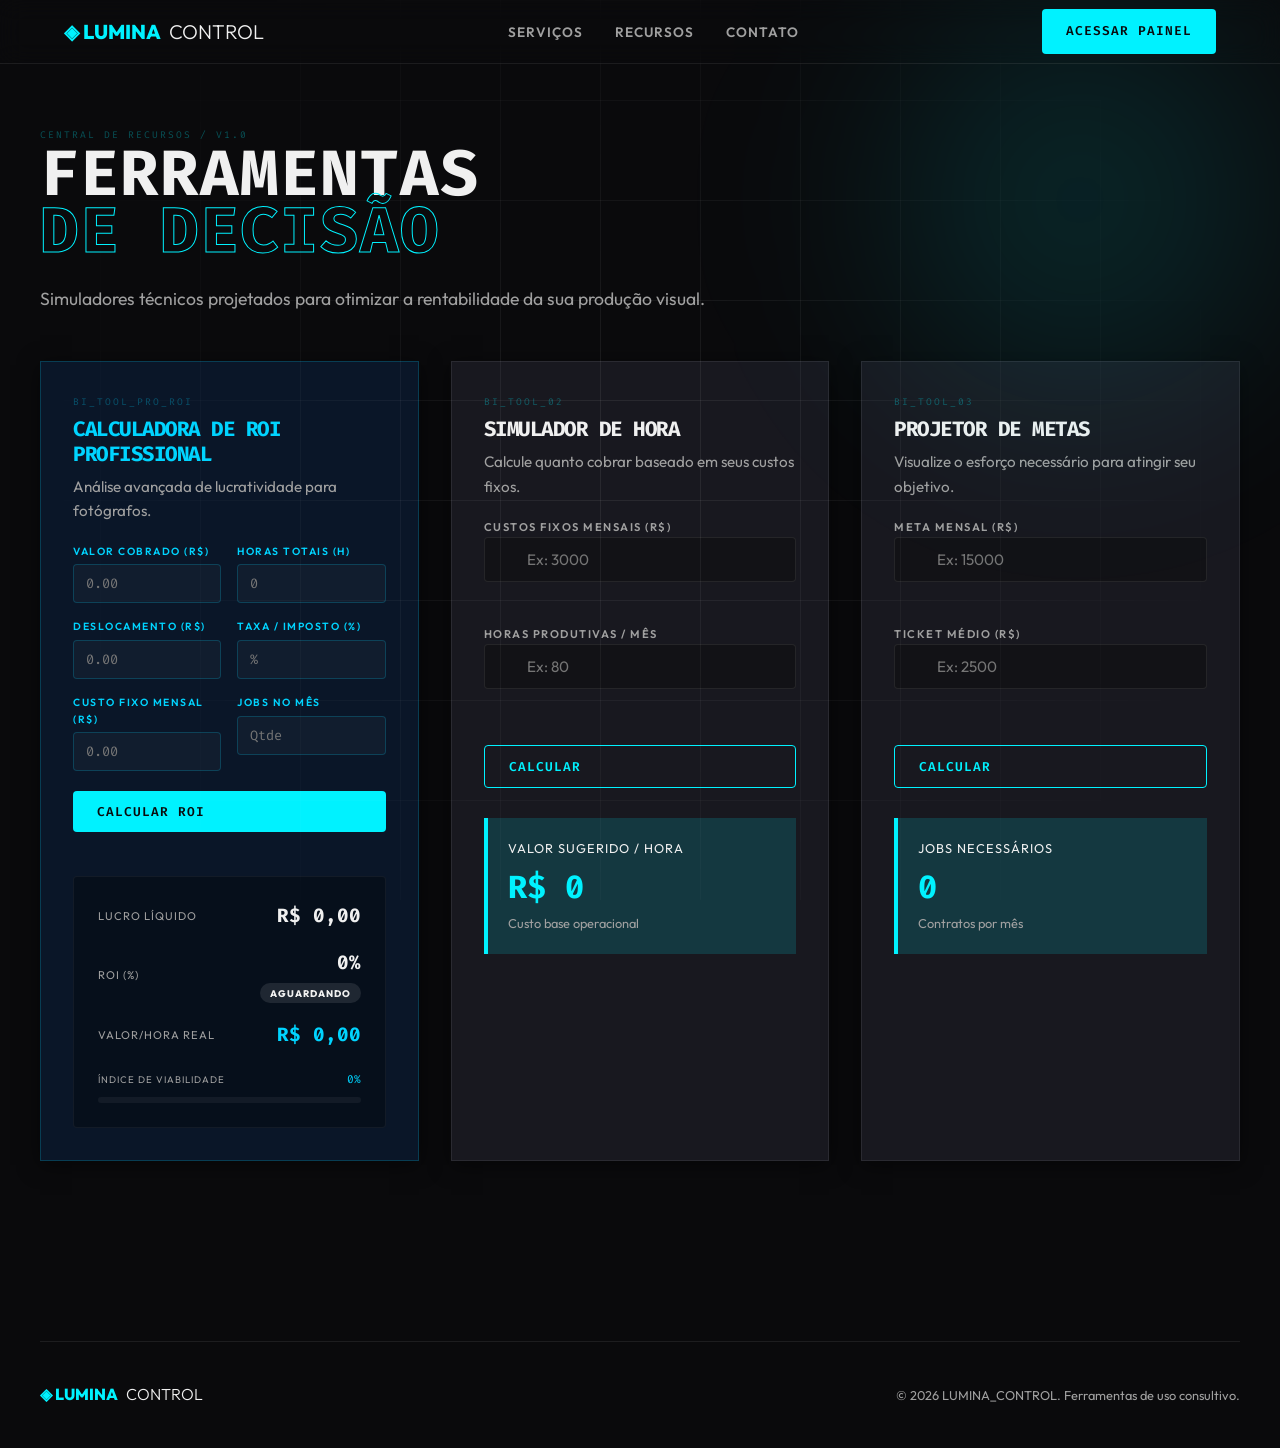
<file: recursos.html>
<!DOCTYPE html>
<html lang="pt-br">
<head>
    <meta charset="UTF-8">
    <meta name="viewport" content="width=device-width, initial-scale=1.0">
    <meta name="description" content="Lumina Control - Ferramentas de Inteligência para Criadores">
    <title>Lumina Control | Recursos e Ferramentas</title>
    <!-- Importação do Design System Unificado -->
    <link rel="stylesheet" href="index.css">
    
    <style>
        :root {
            --roi-bg: #0a1628;
            --roi-cyan: #00d4ff;
            --roi-orange: #ff6b35;
        }

        /* --- Grid de Ferramentas --- */
        .tool-container {
            display: grid;
            grid-template-columns: repeat(auto-fit, minmax(350px, 1fr));
            gap: 32px;
            margin-top: 48px;
        }
        
        .tool-card {
            display: flex;
            flex-direction: column;
            gap: 20px;
            background: var(--bg-card);
        }

        /* Estilos Específicos da Calculadora Pro */
        .roi-pro-card {
            background: var(--roi-bg) !important;
            border: 1px solid rgba(0, 212, 255, 0.2) !important;
            grid-column: span 1;
        }

        .roi-grid-inputs {
            display: grid;
            grid-template-columns: 1fr 1fr;
            gap: 16px;
        }

        .roi-input-group {
            margin-bottom: 0;
        }

        .roi-input-group label {
            font-size: 0.65rem;
            color: var(--roi-cyan);
            margin-bottom: 4px;
        }

        .roi-input-group input {
            padding: 10px 12px;
            background: rgba(255, 255, 255, 0.03);
            border-color: rgba(0, 212, 255, 0.2);
            font-family: 'Fira Code', monospace;
            font-size: 0.85rem;
        }

        .roi-input-group input:focus {
            border-color: var(--roi-cyan);
            box-shadow: 0 0 10px rgba(0, 212, 255, 0.2);
        }

        /* Painel de Resultados Pro */
        .roi-results-display {
            margin-top: 24px;
            padding: 24px;
            background: rgba(0, 0, 0, 0.3);
            border-radius: var(--radius-sharp);
            border: 1px solid rgba(255, 255, 255, 0.05);
        }

        .roi-stat-row {
            display: flex;
            justify-content: space-between;
            align-items: center;
            margin-bottom: 16px;
        }

        .roi-stat-label {
            font-size: 0.7rem;
            text-transform: uppercase;
            letter-spacing: 1px;
            color: var(--text-muted);
        }

        .roi-stat-value {
            font-family: 'Fira Code', monospace;
            font-weight: 800;
            font-size: 1.2rem;
        }

        .roi-badge {
            padding: 4px 10px;
            border-radius: 20px;
            font-size: 0.6rem;
            font-weight: 800;
            text-transform: uppercase;
            letter-spacing: 1px;
            background: rgba(255, 255, 255, 0.1);
        }

        /* Barra de Viabilidade */
        .viability-container {
            margin-top: 20px;
        }

        .viability-bar-bg {
            height: 6px;
            background: rgba(255, 255, 255, 0.05);
            border-radius: 3px;
            overflow: hidden;
            margin-top: 8px;
        }

        .viability-bar-fill {
            height: 100%;
            width: 0%;
            background: linear-gradient(90deg, var(--roi-orange), var(--roi-cyan));
            transition: width 0.6s cubic-bezier(0.4, 0, 0.2, 1);
        }

        /* Painel de Exibição de Resultados das Ferramentas Genéricas */
        .result-panel {
            background: var(--primary-dim);
            border-left: 4px solid var(--primary);
            padding: 20px;
            margin-top: 10px;
        }
        
        .result-value {
            font-size: 2rem;
            font-weight: 800;
            color: var(--primary);
            font-family: 'Fira Code', monospace;
        }
    </style>
</head>
<body id="top">

<!-- Acessibilidade: Pular navegação -->
<a href="#main-content" class="skip-link">Pular para as ferramentas</a>

<!-- Efeitos Visuais de Fundo -->
<div class="bg-grid"></div>
<div class="bg-glow"></div>

<!-- ─── Barra de Navegação (Navbar) ─── -->
<nav class="nav-bar scrolled" id="navbar" aria-label="Navegação Principal">
    <div class="container nav-inner">
        <a href="index.html" class="logo" aria-label="Lumina Control Home">
            ◈ LUMINA<span>CONTROL</span>
        </a>
        <ul class="nav-links">
            <li><a href="index.html#servicos">Serviços</a></li>
            <li><a href="recursos.html" class="active">Recursos</a></li>
            <li><a href="contato.html">Contato</a></li>
        </ul>
        <div class="nav-actions">
            <a href="login.html" class="btn btn-primary">Acessar Painel</a>
        </div>
    </div>
</nav>

<main class="container section" id="main-content" style="padding-top: 120px;">
    <!-- Cabeçalho da Seção de Recursos -->
    <header class="reveal visible">
        <span class="decorative-meta">Central de Recursos / V1.0</span>
        <h1 class="hero-title" style="font-size: clamp(2.5rem, 5vw, 4rem);">FERRAMENTAS<span>DE DECISÃO</span></h1>
        <p class="hero-desc" style="max-width: 700px;">Simuladores técnicos projetados para otimizar a rentabilidade da sua produção visual.</p>
    </header>

    <!-- ─── Grid de Ferramentas de BI ─── -->
    <div class="tool-container">
        
        <!-- FERRAMENTA 01: Calculadora de ROI Profissional (Upgrade) -->
        <div class="card tool-card roi-pro-card reveal visible">
            <div>
                <div class="decorative-meta" style="margin-bottom: 8px; color: var(--roi-cyan);">BI_TOOL_PRO_ROI</div>
                <h3 style="color: var(--roi-cyan);">Calculadora de ROI Profissional</h3>
                <p class="text-sm text-muted">Análise avançada de lucratividade para fotógrafos.</p>
            </div>
            
            <div class="roi-grid-inputs">
                <div class="form-group roi-input-group">
                    <label for="roi-venda">Valor cobrado (R$)</label>
                    <input type="number" id="roi-venda" placeholder="0.00" oninput="calcularROI()">
                </div>
                <div class="form-group roi-input-group">
                    <label for="roi-horas">Horas totais (h)</label>
                    <input type="number" id="roi-horas" placeholder="0" oninput="calcularROI()">
                </div>
                <div class="form-group roi-input-group">
                    <label for="roi-deslocamento">Deslocamento (R$)</label>
                    <input type="number" id="roi-deslocamento" placeholder="0.00" oninput="calcularROI()">
                </div>
                <div class="form-group roi-input-group">
                    <label for="roi-imposto">Taxa / Imposto (%)</label>
                    <input type="number" id="roi-imposto" placeholder="%" oninput="calcularROI()">
                </div>
                <div class="form-group roi-input-group">
                    <label for="roi-fixo">Custo Fixo Mensal (R$)</label>
                    <input type="number" id="roi-fixo" placeholder="0.00" oninput="calcularROI()">
                </div>
                <div class="form-group roi-input-group">
                    <label for="roi-jobs">Jobs no Mês</label>
                    <input type="number" id="roi-jobs" placeholder="Qtde" oninput="calcularROI()">
                </div>
            </div>
            
            <button class="btn btn-primary" onclick="calcularROI()" style="width: 100%;">Calcular ROI</button>
            
            <!-- Painel de Resultados Pro -->
            <div class="roi-results-display">
                <div class="roi-stat-row">
                    <span class="roi-stat-label">Lucro Líquido</span>
                    <span class="roi-stat-value" id="roi-lucro">R$ 0,00</span>
                </div>
                <div class="roi-stat-row">
                    <span class="roi-stat-label">ROI (%)</span>
                    <div style="text-align: right;">
                        <span class="roi-stat-value" id="roi-percent">0%</span><br>
                        <span class="roi-badge" id="roi-badge">Aguardando</span>
                    </div>
                </div>
                <div class="roi-stat-row" style="margin-bottom: 0;">
                    <span class="roi-stat-label">Valor/Hora Real</span>
                    <span class="roi-stat-value" id="roi-hora-real" style="color: var(--roi-cyan);">R$ 0,00</span>
                </div>

                <!-- Barra de Viabilidade -->
                <div class="viability-container">
                    <div class="label-row" style="margin-bottom: 4px;">
                        <span class="roi-stat-label" style="font-size: 0.6rem;">Índice de Viabilidade</span>
                        <span id="viability-percent" style="font-family: 'Fira Code'; font-size: 0.7rem; color: var(--roi-cyan);">0%</span>
                    </div>
                    <div class="viability-bar-bg">
                        <div class="viability-bar-fill" id="viability-fill"></div>
                    </div>
                </div>
            </div>
        </div>

        <!-- FERRAMENTA 02: Simulador de Valor de Hora -->
        <div class="card tool-card reveal visible" style="transition-delay: 0.1s;">
            <div>
                <div class="decorative-meta" style="margin-bottom: 8px;">BI_TOOL_02</div>
                <h3>Simulador de Hora</h3>
                <p class="text-sm text-muted">Calcule quanto cobrar baseado em seus custos fixos.</p>
            </div>
            
            <div class="form-group">
                <label for="price-fixo">Custos Fixos Mensais (R$)</label>
                <input type="number" id="price-fixo" placeholder="Ex: 3000" oninput="calcularPreco()">
            </div>
            <div class="form-group">
                <label for="price-horas">Horas Produtivas / Mês</label>
                <input type="number" id="price-horas" placeholder="Ex: 80" oninput="calcularPreco()">
            </div>
            
            <button class="btn btn-outline" onclick="calcularPreco()" style="width: 100%; margin-top: 12px;">Calcular</button>
            
            <div class="result-panel">
                <div class="text-xs uppercase" style="margin-bottom: 4px;">Valor Sugerido / Hora</div>
                <div class="result-value" id="price-resultado">R$ 0</div>
                <div class="text-xs text-muted">Custo base operacional</div>
            </div>
        </div>

        <!-- FERRAMENTA 03: Projetor de Metas -->
        <div class="card tool-card reveal visible" style="transition-delay: 0.2s;">
            <div>
                <div class="decorative-meta" style="margin-bottom: 8px;">BI_TOOL_03</div>
                <h3>Projetor de Metas</h3>
                <p class="text-sm text-muted">Visualize o esforço necessário para atingir seu objetivo.</p>
            </div>
            
            <div class="form-group">
                <label for="meta-valor">Meta Mensal (R$)</label>
                <input type="number" id="meta-valor" placeholder="Ex: 15000" oninput="calcularMeta()">
            </div>
            <div class="form-group">
                <label for="meta-ticket">Ticket Médio (R$)</label>
                <input type="number" id="meta-ticket" placeholder="Ex: 2500" oninput="calcularMeta()">
            </div>
            
            <button class="btn btn-outline" onclick="calcularMeta()" style="width: 100%; margin-top: 12px;">Calcular</button>
            
            <div class="result-panel">
                <div class="text-xs uppercase" style="margin-bottom: 4px;">Jobs Necessários</div>
                <div class="result-value" id="meta-resultado">0</div>
                <div class="text-xs text-muted" id="meta-legenda">Contratos por mês</div>
            </div>
        </div>
    </div>
</main>

<footer class="section container" style="border-top: 1px solid var(--border); padding: 40px 0; margin-top: 80px;">
    <div style="display: flex; justify-content: space-between; align-items: center;">
        <div class="logo" style="font-size: 1rem;">◈ LUMINA<span>CONTROL</span></div>
        <div class="text-xs text-muted">© 2026 LUMINA_CONTROL. Ferramentas de uso consultivo.</div>
    </div>
</footer>

<!-- ─── Funções de Cálculo das Ferramentas ─── -->
<script>
    // Configuração de Persistência LocalStorage
    const STORAGE_KEY = 'lumina_roi_data';

    function saveToStorage(data) {
        localStorage.setItem(STORAGE_KEY, JSON.stringify(data));
    }

    function loadFromStorage() {
        const data = localStorage.getItem(STORAGE_KEY);
        if (data) {
            const parsed = JSON.parse(data);
            Object.keys(parsed).forEach(id => {
                const el = document.getElementById(id);
                if (el) el.value = parsed[id];
            });
            calcularROI(false); // Calcula sem salvar novamente
        }
    }

    // Lógica para Cálculo de ROI Avançado
    function calcularROI(shouldSave = true) {
        const inputs = {
            'roi-venda': parseFloat(document.getElementById('roi-venda').value) || 0,
            'roi-horas': parseFloat(document.getElementById('roi-horas').value) || 0,
            'roi-deslocamento': parseFloat(document.getElementById('roi-deslocamento').value) || 0,
            'roi-imposto': parseFloat(document.getElementById('roi-imposto').value) || 0,
            'roi-fixo': parseFloat(document.getElementById('roi-fixo').value) || 0,
            'roi-jobs': parseFloat(document.getElementById('roi-jobs').value) || 1
        };

        if (shouldSave) saveToStorage(inputs);

        // Elementos de Saída
        const outLucro = document.getElementById('roi-lucro');
        const outROI = document.getElementById('roi-percent');
        const outBadge = document.getElementById('roi-badge');
        const outHoraReal = document.getElementById('roi-hora-real');
        const outViabilityFill = document.getElementById('viability-fill');
        const outViabilityText = document.getElementById('viability-percent');

        // Fórmulas
        const custoFixoProporcional = inputs['roi-fixo'] / (inputs['roi-jobs'] || 1);
        const impostoValor = inputs['roi-venda'] * (inputs['roi-imposto'] / 100);
        const custoTotal = inputs['roi-deslocamento'] + custoFixoProporcional + impostoValor;
        
        const lucroLiquido = inputs['roi-venda'] - custoTotal;
        const roi = custoTotal > 0 ? (lucroLiquido / custoTotal) * 100 : 0;
        const valorHoraReal = inputs['roi-horas'] > 0 ? lucroLiquido / inputs['roi-horas'] : 0;

        // Atualização da Interface
        outLucro.textContent = lucroLiquido.toLocaleString('pt-BR', { style: 'currency', currency: 'BRL' });
        outLucro.style.color = lucroLiquido >= 0 ? '#00ff80' : '#ff4444';
        
        outROI.textContent = roi.toFixed(1) + '%';
        outHoraReal.textContent = valorHoraReal.toLocaleString('pt-BR', { style: 'currency', currency: 'BRL' });

        // Classificação do ROI
        if (roi > 40) {
            outBadge.textContent = 'Excelente';
            outBadge.style.background = 'rgba(0, 255, 128, 0.2)';
            outBadge.style.color = '#00ff80';
        } else if (roi >= 20) {
            outBadge.textContent = 'Bom';
            outBadge.style.background = 'rgba(0, 212, 255, 0.2)';
            outBadge.style.color = '#00d4ff';
        } else if (roi >= 0) {
            outBadge.textContent = 'Atenção';
            outBadge.style.background = 'rgba(255, 107, 53, 0.2)';
            outBadge.style.color = '#ff6b35';
        } else {
            outBadge.textContent = 'Prejuízo';
            outBadge.style.background = 'rgba(255, 68, 68, 0.2)';
            outBadge.style.color = '#ff4444';
        }

        // Barra de Viabilidade (100% = 50% de Margem Líquida)
        const margem = inputs['roi-venda'] > 0 ? (lucroLiquido / inputs['roi-venda']) : 0;
        const viability = Math.min(Math.max((margem / 0.5) * 100, 0), 100);
        outViabilityFill.style.width = viability + '%';
        outViabilityText.textContent = viability.toFixed(0) + '%';
    }

    // Lógica para Cálculo de Valor de Hora (Ferramenta 02)
    function calcularPreco() {
        const fixo = parseFloat(document.getElementById('price-fixo').value) || 0;
        const horas = parseFloat(document.getElementById('price-horas').value) || 0;
        const res = document.getElementById('price-resultado');
        
        if (fixo > 0 && horas > 0) {
            const valor = (fixo * 1.5) / horas; 
            res.textContent = 'R$ ' + valor.toFixed(0);
        } else {
            res.textContent = 'R$ 0';
        }
    }

    // Lógica para Cálculo de Metas (Ferramenta 03)
    function calcularMeta() {
        const meta = parseFloat(document.getElementById('meta-valor').value) || 0;
        const ticket = parseFloat(document.getElementById('meta-ticket').value) || 0;
        const res = document.getElementById('meta-resultado');
        
        if (meta > 0 && ticket > 0) {
            const jobs = Math.ceil(meta / ticket);
            res.textContent = jobs;
        } else {
            res.textContent = '0';
        }
    }

    // Inicialização
    document.addEventListener('DOMContentLoaded', () => {
        loadFromStorage();

        // Observer de Animação
        const observer = new IntersectionObserver((entries) => {
            entries.forEach(entry => {
                if (entry.isIntersecting) {
                    entry.target.classList.add('visible');
                }
            });
        }, { threshold: 0.1 });
        document.querySelectorAll('.reveal').forEach(el => observer.observe(el));
    });
</script>

</body>
</html>
</file>
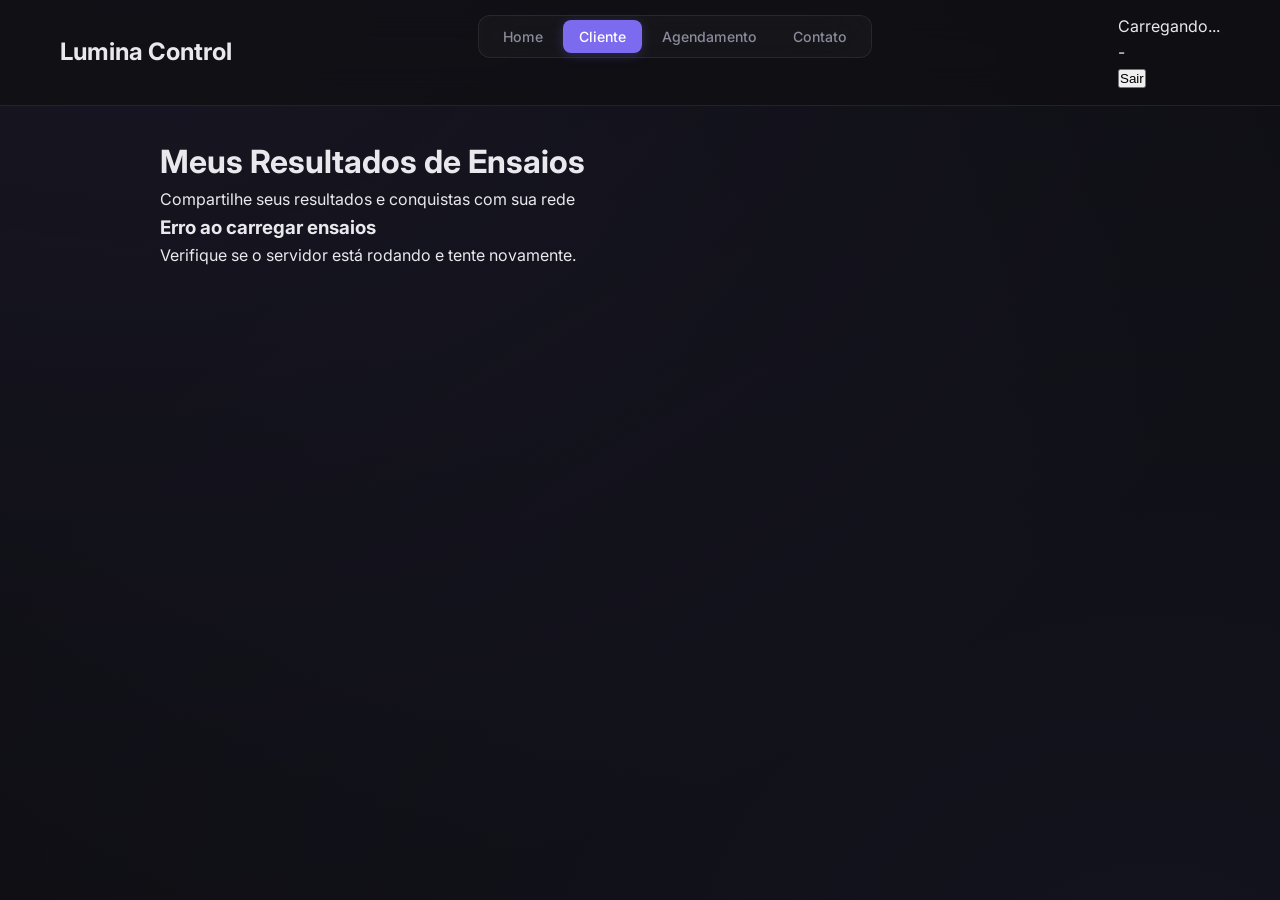
<file: results.html>
<!DOCTYPE html>
<html lang="pt-br">
<head>
    <meta charset="UTF-8">
    <meta name="viewport" content="width=device-width, initial-scale=1.0">
    <meta name="description" content="Lumina Control - Seus resultados de ensaios fotográficos">
    <title>Lumina Control | Meus Resultados</title>
    <!-- Importação do Estilo Base -->
    <link rel="stylesheet" href="style.css">
</head>
<body>

<!-- ─── Barra de Navegação (Navbar) ─── -->
<div class="navbar">
    <div class="navbar-content">
        <h2>Lumina Control</h2>
        <nav class="site-nav">
            <ul>
                <li><a href="index.html">Home</a></li>
                <li><a href="results.html" class="active">Cliente</a></li>
                <li><a href="agendamento.html">Agendamento</a></li>
                <li><a href="contato.html">Contato</a></li>
            </ul>
        </nav>
        <!-- Perfil do Usuário na Nav -->
        <div class="navbar-user">
            <div class="user-info">
                <div class="user-name" id="nome-usuario">Carregando...</div>
                <div class="user-email" id="email-usuario">-</div>
            </div>
            <button class="btn-logout" onclick="fazerLogout()">Sair</button>
        </div>
    </div>
</div>

<div class="container">
    <h1 class="page-title">Meus Resultados de Ensaios</h1>
    <p class="subtitle">Compartilhe seus resultados e conquistas com sua rede</p>

    <!-- Container onde os ensaios serão carregados dinamicamente via JS -->
    <div id="conteudo-ensaios">
        <!-- Estado de Carregamento (Loading) -->
        <div class="loading">
            <div class="spinner"></div>
            <p>Carregando seus ensaios...</p>
        </div>
    </div>
</div>

<!-- ─── Modal de Compartilhamento em Redes Sociais ─── -->
<div id="modal-compartilhamento" class="modal">
    <div class="modal-content">
        <!-- Botão para fechar o modal -->
        <button class="close-modal" onclick="fecharModal()">×</button>
        <div class="modal-titulo">Compartilhar Resultado</div>
        <div class="share-options">
            <!-- Botões de Compartilhamento com Ícones -->
            <button class="share-btn share-facebook" onclick="compartilharFacebook()">📘 Facebook</button>
            <button class="share-btn share-twitter" onclick="compartilharTwitter()">𝕏 Twitter / X</button>
            <button class="share-btn share-whatsapp" onclick="compartilharWhatsApp()">💬 WhatsApp</button>
            <button class="share-btn share-linkedin" onclick="compartilharLinkedIn()">💼 LinkedIn</button>
        </div>
    </div>
</div>

<!-- ─── Lógica de Aplicação (Consumo de API e Interação) ─── -->
<script>
    const API_URL = 'http://127.0.0.1:5000';
    let ensaioSelecionado = null;

    // Inicialização ao carregar o DOM
    window.addEventListener('DOMContentLoaded', () => {
        carregarPerfil();
        carregarEnsaios();
    });

    // Busca dados do perfil do usuário logado
    async function carregarPerfil() {
        try {
            const response = await fetch(`${API_URL}/usuario/perfil`, { credentials: 'include' });
            if (response.status === 401) { window.location.href = 'login.html'; return; }
            const usuario = await response.json();
            document.getElementById('nome-usuario').textContent = usuario.nome;
            document.getElementById('email-usuario').textContent = usuario.email;
        } catch (error) {
            console.error('Erro ao carregar perfil:', error);
        }
    }

    // Busca a lista de ensaios do usuário e renderiza na tela
    async function carregarEnsaios() {
        try {
            const response = await fetch(`${API_URL}/usuario/ensaios`, { credentials: 'include' });
            if (response.status === 401) { window.location.href = 'login.html'; return; }
            const ensaios = await response.json();

            // Caso não existam ensaios cadastrados
            if (ensaios.length === 0) {
                document.getElementById('conteudo-ensaios').innerHTML = `
                    <div class="empty-state">
                        <h3>Nenhum ensaio encontrado</h3>
                        <p>Você ainda não tem resultados de ensaios cadastrados.</p>
                    </div>`;
                return;
            }

            // Mapeamento dos ensaios para HTML dinâmico
            const html = ensaios.map(ensaio => `
                <div class="ensaio-card">
                    <img src="${ensaio.foto_url || ''}" alt="Resultado" class="ensaio-imagem"
                         onerror="this.style.display='none'">
                    <div class="ensaio-content">
                        <div class="ensaio-descricao">${ensaio.descricao || 'Sem descrição'}</div>
                        <div class="ensaio-metricas">
                            <div class="metrica">
                                <div class="metrica-label">Valor</div>
                                <div class="metrica-valor">R$ ${Number(ensaio.valor).toLocaleString('pt-BR')}</div>
                            </div>
                            <div class="metrica">
                                <div class="metrica-label">ROI</div>
                                <div class="metrica-valor roi-positivo">${ensaio.roi}</div>
                            </div>
                        </div>
                        <div class="ensaio-data">📅 ${new Date(ensaio.data_criacao).toLocaleDateString('pt-BR')}</div>
                        <button class="btn-compartilhar" onclick="abrirModalCompartilhamento(${ensaio.id}, '${(ensaio.descricao || '').replace(/'/g, "\\'")}')">
                            📤 Compartilhar
                        </button>
                    </div>
                </div>
            `).join('');

            document.getElementById('conteudo-ensaios').innerHTML = `<div class="ensaios-grid">${html}</div>`;
        } catch (error) {
            console.error('Erro ao carregar ensaios:', error);
            document.getElementById('conteudo-ensaios').innerHTML = `
                <div class="empty-state">
                    <h3>Erro ao carregar ensaios</h3>
                    <p>Verifique se o servidor está rodando e tente novamente.</p>
                </div>`;
        }
    }

    // --- Funções de Controle do Modal ---
    function abrirModalCompartilhamento(ensaioId, descricao) {
        ensaioSelecionado = { id: ensaioId, descricao };
        document.getElementById('modal-compartilhamento').classList.add('ativo');
    }

    function fecharModal() {
        document.getElementById('modal-compartilhamento').classList.remove('ativo');
        ensaioSelecionado = null;
    }

    // --- Funções de Compartilhamento Externo ---
    function compartilharFacebook() {
        const url = encodeURIComponent(window.location.href);
        window.open(`https://www.facebook.com/sharer/sharer.php?u=${url}`, 'share', 'width=550,height=420');
        fecharModal();
    }

    function compartilharTwitter() {
        const url = encodeURIComponent(window.location.href);
        const texto = encodeURIComponent(`Meu resultado no Lumina Control: ${ensaioSelecionado.descricao}`);
        window.open(`https://twitter.com/intent/tweet?url=${url}&text=${texto}`, 'share', 'width=550,height=420');
        fecharModal();
    }

    function compartilharWhatsApp() {
        const texto = encodeURIComponent(`Confira meu resultado no Lumina Control: ${ensaioSelecionado.descricao} ${window.location.href}`);
        window.open(`https://wa.me/?text=${texto}`, 'share');
        fecharModal();
    }

    function compartilharLinkedIn() {
        const url = encodeURIComponent(window.location.href);
        window.open(`https://www.linkedin.com/sharing/share-offsite/?url=${url}`, 'share', 'width=550,height=420');
        fecharModal();
    }

    // Finaliza a sessão do usuário
    async function fazerLogout() {
        try {
            await fetch(`${API_URL}/logout`, { method: 'POST', credentials: 'include' });
        } catch (e) { /* ignore */ }
        window.location.href = 'login.html';
    }

    // Fecha o modal ao clicar fora dele
    document.getElementById('modal-compartilhamento').addEventListener('click', (e) => {
        if (e.target.id === 'modal-compartilhamento') fecharModal();
    });
</script>
</body>
</html>
</file>
<file: index.css>
/* 
   LuminaProject - Sistema de Design Unificado 
   Estética: Premium Technical, Geometria Afiada, Alto Contraste
   Regras: Purple Ban aplicado (sem tons de roxo).
*/

/* --- Importação de Fontes --- */
/* Outfit para leitura geral e Fira Code para dados técnicos */
@import url('https://fonts.googleapis.com/css2?family=Fira+Code:wght@400;600&family=Outfit:wght@300;400;600;800&display=swap');

:root {
    /* --- Cores Principais --- */
    /* Cyan Técnico (Primária) e Laranja de Segurança (Destaque) */
    --primary: #00f2ff;
    --primary-dim: rgba(0, 242, 255, 0.15);
    --accent: #ff6b00;
    --accent-dim: rgba(255, 107, 0, 0.15);
    
    /* --- Tons de Fundo --- */
    --bg-main: #0a0a0c;
    --bg-surface: #121216;
    --bg-card: #18181f;
    
    /* --- Tipografia e Bordas --- */
    --text-main: #f0f0f0;
    --text-muted: #a0a0a0;
    --border: rgba(255, 255, 255, 0.08);
    
    /* --- Escala de Fontes Fluida (clamp) --- */
    /* Garante que o texto se ajuste automaticamente ao tamanho da tela */
    --fs-xs: clamp(0.7rem, 0.65rem + 0.25vw, 0.8rem);
    --fs-sm: clamp(0.85rem, 0.8rem + 0.25vw, 0.95rem);
    --fs-base: clamp(1rem, 0.95rem + 0.25vw, 1.1rem);
    --fs-h3: clamp(1.1rem, 1rem + 0.5vw, 1.3rem);
    --fs-h2: clamp(1.5rem, 1.25rem + 1vw, 2.5rem);
    --fs-h1: clamp(2.5rem, 2rem + 3vw, 5rem);
    
    /* --- Variáveis de Layout --- */
    --radius-sharp: 4px;
    --transition: 0.3s cubic-bezier(0.4, 0, 0.2, 1);
    --shadow-subtle: 0 4px 20px rgba(0, 0, 0, 0.5);
    --shadow-glow: 0 0 30px rgba(0, 242, 255, 0.1);
}

/* ─── Configurações Base ─── */
* {
    margin: 0;
    padding: 0;
    box-sizing: border-box;
    scroll-behavior: smooth;
}

body {
    background-color: var(--bg-main);
    color: var(--text-main);
    font-family: 'Outfit', sans-serif;
    line-height: 1.6;
    overflow-x: hidden;
    -webkit-font-smoothing: antialiased;
}

h1, h2, h3, h4 {
    line-height: 1.2;
    letter-spacing: -0.02em;
}

/* --- Acessibilidade: Link de Pulo --- */
/* Permite que usuários de teclado pulem a navegação repetitiva */
.skip-link {
    position: absolute;
    top: -100px;
    left: 0;
    background: var(--primary);
    color: var(--bg-main);
    padding: 8px 16px;
    z-index: 9999;
    transition: top 0.3s;
    text-decoration: none;
    font-weight: bold;
}

.skip-link:focus {
    top: 0;
}

/* --- Acessibilidade: Estados de Foco --- */
:focus-visible {
    outline: 2px solid var(--primary);
    outline-offset: 4px;
}

/* --- Estilo de Cabeçalhos --- */
h1, h2, h3, h4, .mono {
    font-family: 'Fira Code', monospace;
    text-transform: uppercase;
    letter-spacing: 2px;
}

/* ─── Layout Geral ─── */
.container {
    max-width: 1200px;
    margin: 0 auto;
    padding: 0 24px;
}

.section {
    padding: 100px 0;
    position: relative;
}

/* ─── Componentes de Interface ─── */

/* --- Barra de Navegação --- */
.nav-bar {
    position: fixed;
    top: 0; left: 0; right: 0;
    height: 80px;
    background: rgba(5, 5, 8, 0.8);
    backdrop-filter: blur(12px);
    border-bottom: 1px solid var(--border);
    z-index: 1000;
    display: flex;
    align-items: center;
    transition: var(--transition);
}

.nav-bar.scrolled {
    height: 64px;
    background: var(--bg-base);
}

.nav-inner {
    display: flex;
    justify-content: space-between;
    align-items: center;
    width: 100%;
}

/* --- Logotipo --- */
.logo {
    font-size: 1.25rem;
    font-weight: 800;
    color: var(--primary);
    text-decoration: none;
    display: flex;
    align-items: center;
    gap: 8px;
}

.logo span { color: var(--text-main); font-weight: 300; }

/* --- Links de Navegação --- */
.nav-links {
    display: flex;
    gap: 32px;
    list-style: none;
}

.nav-links a {
    color: var(--text-muted);
    text-decoration: none;
    font-size: 0.85rem;
    font-weight: 600;
    text-transform: uppercase;
    letter-spacing: 1px;
    transition: var(--transition);
}

.nav-links a:hover { color: var(--primary); }

/* --- Botões Customizados --- */
.btn {
    padding: 12px 24px;
    font-family: 'Fira Code', monospace;
    font-weight: 600;
    font-size: 0.8rem;
    text-transform: uppercase;
    letter-spacing: 1px;
    border: none;
    cursor: pointer;
    transition: var(--transition);
    display: inline-flex;
    align-items: center;
    gap: 8px;
    border-radius: var(--radius-sharp);
    text-decoration: none;
}

.btn-primary {
    background: var(--primary);
    color: #0a0a0c;
}

.btn-primary:hover {
    transform: translateY(-2px);
    box-shadow: 0 0 20px rgba(0, 242, 255, 0.3);
}

.btn-outline {
    background: transparent;
    border: 1px solid var(--primary);
    color: var(--primary);
}

.btn-outline:hover {
    background: var(--primary-dim);
}

/* --- Cards de Conteúdo --- */
.card {
    background: var(--bg-card);
    border: 1px solid var(--border);
    padding: 32px;
    position: relative;
    transition: var(--transition);
    overflow: hidden;
    box-shadow: var(--shadow-subtle);
}

.card:hover {
    border-color: var(--primary);
    box-shadow: var(--shadow-glow);
    transform: translateY(-4px);
}

.card h3 {
    font-size: var(--fs-h3);
    margin-bottom: 8px;
    letter-spacing: -0.5px;
}

/* ─── Utilitários de Texto ─── */
.mono { font-family: 'Fira Code', monospace; }
.text-muted { color: var(--text-muted); }
.text-xs { font-size: var(--fs-xs); }
.text-sm { font-size: var(--fs-sm); }
.uppercase { text-transform: uppercase; letter-spacing: 1px; }

/* Metadados decorativos usados em cabeçalhos de seções */
.decorative-meta {
    font-family: 'Fira Code', monospace;
    font-size: 0.6rem;
    color: var(--primary);
    opacity: 0.3;
    letter-spacing: 2px;
    text-transform: uppercase;
}

/* ─── Seção Hero (Impacto Inicial) ─── */
.hero {
    min-height: 100vh;
    display: flex;
    align-items: center;
    position: relative;
    overflow: hidden;
    padding-top: 80px;
}

.hero-content {
    position: relative;
    z-index: 10;
    width: 100%;
}

.hero-label {
    color: var(--primary);
    font-family: 'Fira Code', monospace;
    font-size: 0.9rem;
    margin-bottom: 16px;
    display: block;
}

.hero-title {
    font-size: clamp(3rem, 10vw, 8rem);
    line-height: 0.9;
    font-weight: 800;
    margin-bottom: 24px;
}

.hero-title span {
    display: block;
    color: transparent;
    -webkit-text-stroke: 1px var(--primary);
}

.hero-grid {
    display: grid;
    grid-template-columns: 1fr 1fr;
    gap: 48px;
    align-items: flex-end;
}

.hero-desc {
    font-size: 1.1rem;
    color: var(--text-muted);
    max-width: 500px;
}

.hero-actions {
    display: flex;
    gap: 16px;
    margin-top: 40px;
}

/* --- Elementos de Fundo Imersivos --- */
.hero-bg-wrap {
    position: absolute;
    inset: 0;
    z-index: 1;
    overflow: hidden;
}

.hero-image-overlay {
    position: absolute;
    inset: 0;
    background: linear-gradient(to bottom, 
        rgba(10, 10, 12, 0.4) 0%, 
        rgba(10, 10, 12, 0.7) 50%, 
        var(--bg-main) 100%
    );
    z-index: 2;
}

.hero-main-img {
    width: 100%;
    height: 100%;
    object-fit: cover;
    opacity: 0.6;
    filter: brightness(0.7) saturate(1.2);
    transform: scale(1.05);
    animation: slowZoom 20s infinite alternate ease-in-out;
}

@keyframes slowZoom {
    from { transform: scale(1.05); }
    to { transform: scale(1.15); }
}

.bg-decoration-img {
    filter: hue-rotate(180deg) brightness(0.8);
    animation: floatGear 10s infinite ease-in-out;
}

@keyframes floatGear {
    0%, 100% { transform: rotate(15deg) translateY(0); }
    50% { transform: rotate(20deg) translateY(-20px); }
}

/* --- Sistema de Partículas (Ambiente v1.0) --- */
.particles-container {
    position: absolute;
    inset: 0;
    z-index: 4; /* Acima do fundo, abaixo do texto */
    pointer-events: none;
    overflow: hidden;
}

.particle {
    position: absolute;
    background: var(--primary);
    border-radius: 50%;
    filter: blur(1px);
    opacity: 0;
    animation: particleUp 10s infinite ease-out;
}

@keyframes particleUp {
    0% {
        opacity: 0;
        transform: translateY(100vh) scale(0.5);
    }
    20% {
        opacity: 0.4;
    }
    80% {
        opacity: 0.2;
    }
    100% {
        opacity: 0;
        transform: translateY(-20vh) scale(1.2);
    }
}

/* --- Elementos de Fundo Tradicionais --- */
.bg-grid {
    position: absolute;
    inset: 0;
    background-image: 
        linear-gradient(var(--border) 1px, transparent 1px),
        linear-gradient(90deg, var(--border) 1px, transparent 1px);
    background-size: 100px 100px;
    z-index: 3; /* Acima da imagem hero, mas abaixo do conteúdo */
    mask-image: radial-gradient(circle at center, black, transparent 80%);
}

.bg-glow {
    position: absolute;
    width: 600px; height: 600px;
    background: radial-gradient(circle, var(--primary-dim) 0%, transparent 70%);
    top: -100px; right: -100px;
    z-index: 2;
    filter: blur(80px);
}

/* ─── Animações de Entrada (Reveal) ─── */
.reveal {
    opacity: 0;
    transform: translateY(30px);
    transition: opacity 0.8s ease, transform 0.8s ease;
}

.reveal.visible {
    opacity: 1;
    transform: translateY(0);
}

/* ─── Estilos de Formulário ─── */
.form-group {
    margin-bottom: 24px;
}

.label-row {
    display: flex;
    justify-content: space-between;
    align-items: center;
    margin-bottom: 8px;
}

.form-group label {
    display: block;
    font-size: 0.7rem;
    font-family: 'Outfit', sans-serif;
    color: var(--text-muted);
    text-transform: uppercase;
    letter-spacing: 1.5px;
    font-weight: 600;
}

.input-wrapper {
    position: relative;
    display: flex;
    align-items: center;
}

.input-icon {
    position: absolute;
    left: 12px;
    width: 18px;
    height: 18px;
    color: var(--text-muted);
    pointer-events: none;
    transition: var(--transition);
}

input, textarea {
    width: 100%;
    padding: 12px 16px 12px 42px;
    background: var(--bg-surface);
    border: 1px solid var(--border);
    border-radius: var(--radius-sharp);
    color: var(--text-main);
    font-family: inherit;
    font-size: 0.95rem;
    transition: var(--transition);
}

textarea {
    padding-left: 16px;
    min-height: 100px;
    resize: vertical;
}

input:focus, textarea:focus {
    outline: none;
    border-color: var(--primary);
    background: rgba(255, 255, 255, 0.05);
    box-shadow: 0 0 15px rgba(0, 242, 255, 0.1);
}

input:focus + .input-icon {
    color: var(--primary);
}

/* ─── Estilos Específicos de Login ─── */
.login-wrapper {
    min-height: 100vh;
    display: flex;
    align-items: center;
    justify-content: center;
    padding: 24px;
    position: relative;
}

.login-box {
    width: 100%;
    max-width: 440px;
    background: var(--bg-card);
    border: 1px solid var(--border);
    padding: 48px;
    position: relative;
    z-index: 10;
}

.login-box::before {
    content: 'ACCESS_DENIED';
    position: absolute;
    top: -20px; right: -20px;
    font-family: 'Fira Code', monospace;
    font-size: 0.6rem;
    color: var(--primary);
    opacity: 0.2;
    letter-spacing: 4px;
}

.login-header {
    margin-bottom: 32px;
    text-align: center;
}

.divider {
    text-align: center;
    margin: 24px 0;
    position: relative;
}

.divider::before {
    content: '';
    position: absolute;
    top: 50%; left: 0; right: 0;
    height: 1px;
    background: var(--border);
}

.divider span {
    background: var(--bg-card);
    padding: 0 16px;
    font-size: 0.7rem;
    font-family: 'Fira Code', monospace;
    color: var(--text-muted);
    position: relative;
}

.message {
    margin-top: 16px;
    padding: 12px;
    font-size: 0.85rem;
    border-radius: var(--radius-sharp);
    display: none;
}

.message.success {
    display: block;
    background: rgba(0, 255, 128, 0.1);
    color: #00ff80;
    border: 1px solid rgba(0, 255, 128, 0.2);
}

.message.error {
    display: block;
    background: rgba(255, 60, 60, 0.1);
    color: #ff3c3c;
    border: 1px solid rgba(255, 60, 60, 0.2);
}
</file>
<file: style.css>
/* ════════════════════════════════════════
   Lumina Control — Premium Design System (Style Base)
   Usado principalmente em Results e interfaces internaslegadas.
   ════════════════════════════════════════ */

@import url('https://fonts.googleapis.com/css2?family=Inter:wght@300;400;500;600;700&display=swap');

:root {
    /* --- Tokens de Design --- */
    --bg-primary: #0f0f13;
    --bg-secondary: #1a1a24;
    --bg-card: rgba(255,255,255,0.04);
    --bg-card-hover: rgba(255,255,255,0.07);
    --text-main: #e8e8ed;
    --text-muted: #8b8b9e;
    
    /* Cores de Destaque */
    --accent: #7c6aef;
    --accent-light: #9d8df7;
    --accent-glow: rgba(124,106,239,0.25);
    
    /* Cores de Feedback */
    --success: #34d399;
    --warning: #fbbf24;
    --danger: #f87171;
    
    /* Bordas e Sombras */
    --border: rgba(255,255,255,0.08);
    --border-hover: rgba(255,255,255,0.15);
    --radius: 12px;
    --radius-sm: 8px;
    --shadow: 0 8px 32px rgba(0,0,0,0.4);
    
    /* Transições */
    --transition: all 0.3s cubic-bezier(0.25, 0.8, 0.25, 1);
}

*, *::before, *::after { margin: 0; padding: 0; box-sizing: border-box; }

body {
    font-family: 'Inter', -apple-system, BlinkMacSystemFont, sans-serif;
    background: var(--bg-primary);
    color: var(--text-main);
    line-height: 1.6;
    min-height: 100vh;
    overflow-x: hidden;
}

/* Efeito de fundo gradiente animado sutil */
body::before {
    content: '';
    position: fixed;
    top: -50%; left: -50%;
    width: 200%; height: 200%;
    background: radial-gradient(ellipse at 30% 20%, rgba(124,106,239,0.08) 0%, transparent 50%),
                radial-gradient(ellipse at 70% 80%, rgba(99,102,241,0.05) 0%, transparent 50%);
    z-index: -1;
    animation: bgShift 20s ease-in-out infinite alternate;
}

@keyframes bgShift {
    0% { transform: translate(0, 0); }
    100% { transform: translate(-5%, -3%); }
}

/* ─── Layout Geral ─── */
.container { max-width: 1000px; margin: 0 auto; padding: 30px 20px 60px; }

/* ─── Navegação do Site ─── */
.site-nav {
    background: rgba(255,255,255,0.03);
    backdrop-filter: blur(20px);
    -webkit-backdrop-filter: blur(20px);
    border: 1px solid var(--border);
    border-radius: var(--radius);
    padding: 8px;
    display: flex;
    justify-content: center;
    margin-bottom: 32px;
}

.site-nav ul { list-style: none; display: flex; gap: 4px; }

.site-nav a {
    color: var(--text-muted);
    text-decoration: none;
    font-weight: 500;
    font-size: 0.88rem;
    padding: 8px 16px;
    border-radius: var(--radius-sm);
    transition: var(--transition);
}

.site-nav a:hover { color: var(--text-main); background: rgba(255,255,255,0.05); }

/* Link ativo na navegação */
.site-nav a.active {
    color: #fff;
    background: var(--accent);
    box-shadow: 0 2px 12px var(--accent-glow);
}

/* ─── Cabeçalho de Páginas Internas ─── */
.page-header {
    padding-bottom: 24px;
    margin-bottom: 32px;
    border-bottom: 1px solid var(--border);
    display: flex;
    justify-content: space-between;
    align-items: flex-end;
    flex-wrap: wrap;
    gap: 12px;
}

.page-header h1 {
    font-weight: 300;
    font-size: 1.5rem;
    letter-spacing: 3px;
    text-transform: uppercase;
}

/* ─── Cards do Dashboard ─── */
.dashboard-grid {
    display: grid;
    grid-template-columns: repeat(auto-fit, minmax(260px, 1fr));
    gap: 20px;
}

.card {
    background: var(--bg-card);
    backdrop-filter: blur(10px);
    padding: 28px;
    border-radius: var(--radius);
    border: 1px solid var(--border);
    transition: var(--transition);
    position: relative;
    overflow: hidden;
}

/* Efeito de borda luminosa ao passar o mouse */
.card::before {
    content: '';
    position: absolute;
    top: 0; left: 0; right: 0;
    height: 2px;
    background: linear-gradient(90deg, var(--accent), var(--accent-light));
    opacity: 0;
    transition: opacity 0.3s;
}

.card:hover {
    transform: translateY(-4px);
    border-color: var(--border-hover);
    background: var(--bg-card-hover);
}

.card:hover::before { opacity: 1; }

.card label {
    display: block;
    font-size: 0.7rem;
    font-weight: 600;
    text-transform: uppercase;
    color: var(--text-muted);
    letter-spacing: 2px;
    margin-bottom: 12px;
}

/* ─── Formulários de Entrada ─── */
.form-card {
    background: var(--bg-card);
    padding: 32px;
    border-radius: var(--radius);
    border: 1px solid var(--border);
}

.form-group { margin-bottom: 18px; }

input, textarea, select {
    width: 100%;
    padding: 12px 16px;
    background: rgba(255,255,255,0.04);
    border: 1px solid var(--border);
    border-radius: var(--radius-sm);
    color: var(--text-main);
    transition: var(--transition);
}

input:focus {
    outline: none;
    border-color: var(--accent);
    box-shadow: 0 0 0 3px var(--accent-glow);
}

/* ─── Estilos para Páginas de Resultados (Cliente) ─── */
.navbar {
    background: rgba(15,15,19,0.8);
    backdrop-filter: blur(20px);
    border-bottom: 1px solid var(--border);
    padding: 14px 0;
    position: sticky;
    top: 0;
    z-index: 100;
}

.navbar-content {
    max-width: 1200px;
    margin: 0 auto;
    padding: 0 20px;
    display: flex;
    justify-content: space-between;
    align-items: center;
}

/* Cards de Ensaio (Galeria de Resultados) */
.ensaios-grid {
    display: grid;
    grid-template-columns: repeat(auto-fill, minmax(280px, 1fr));
    gap: 24px;
}

.ensaio-card {
    background: var(--bg-card);
    border: 1px solid var(--border);
    border-radius: var(--radius);
    overflow: hidden;
}

.ensaio-imagem { width: 100%; height: 200px; object-fit: cover; }

.ensaio-content { padding: 20px; }

/* Modal de Compartilhamento */
.modal {
    position: fixed;
    inset: 0;
    background: rgba(0,0,0,0.85);
    display: none; /* Ativado via JS */
    align-items: center;
    justify-content: center;
    z-index: 1000;
}

.modal.ativo { display: flex; }

.modal-content {
    background: var(--bg-secondary);
    padding: 40px;
    border-radius: var(--radius);
    width: 100%;
    max-width: 450px;
}
</file>
